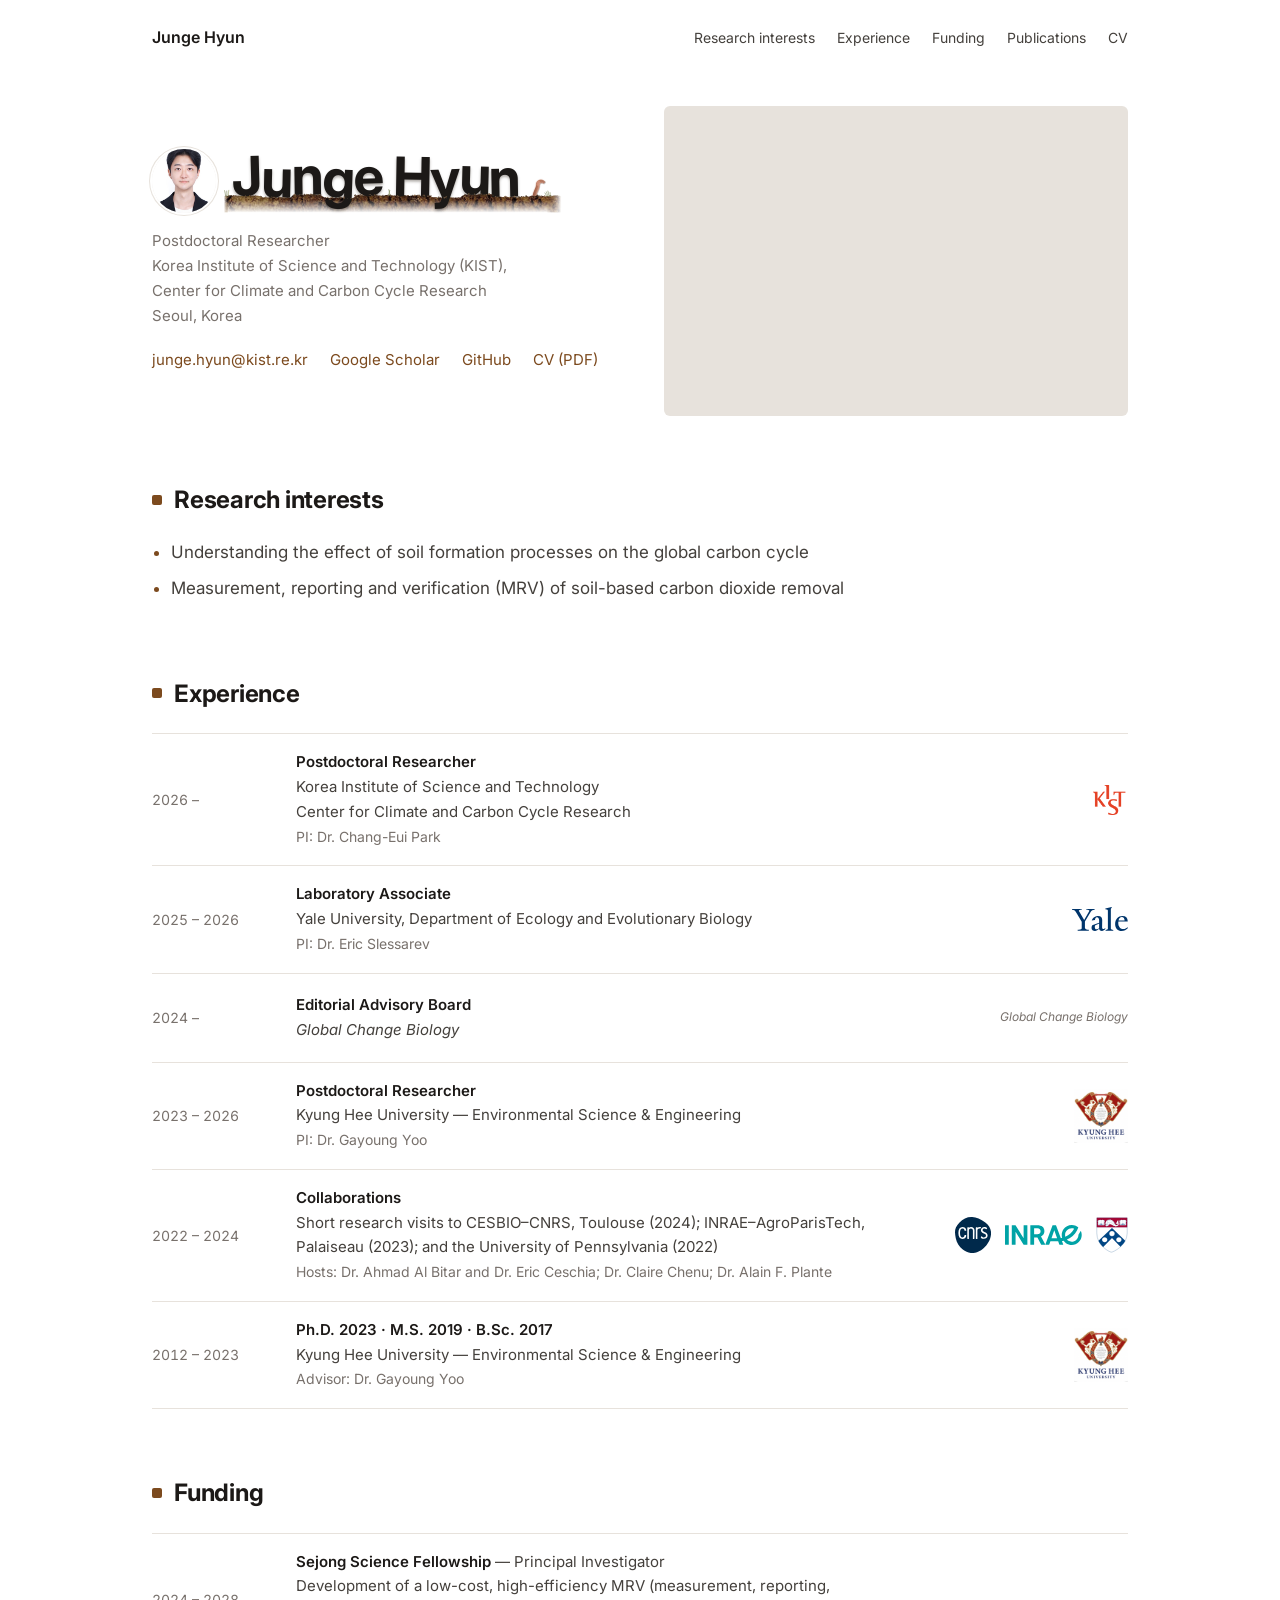
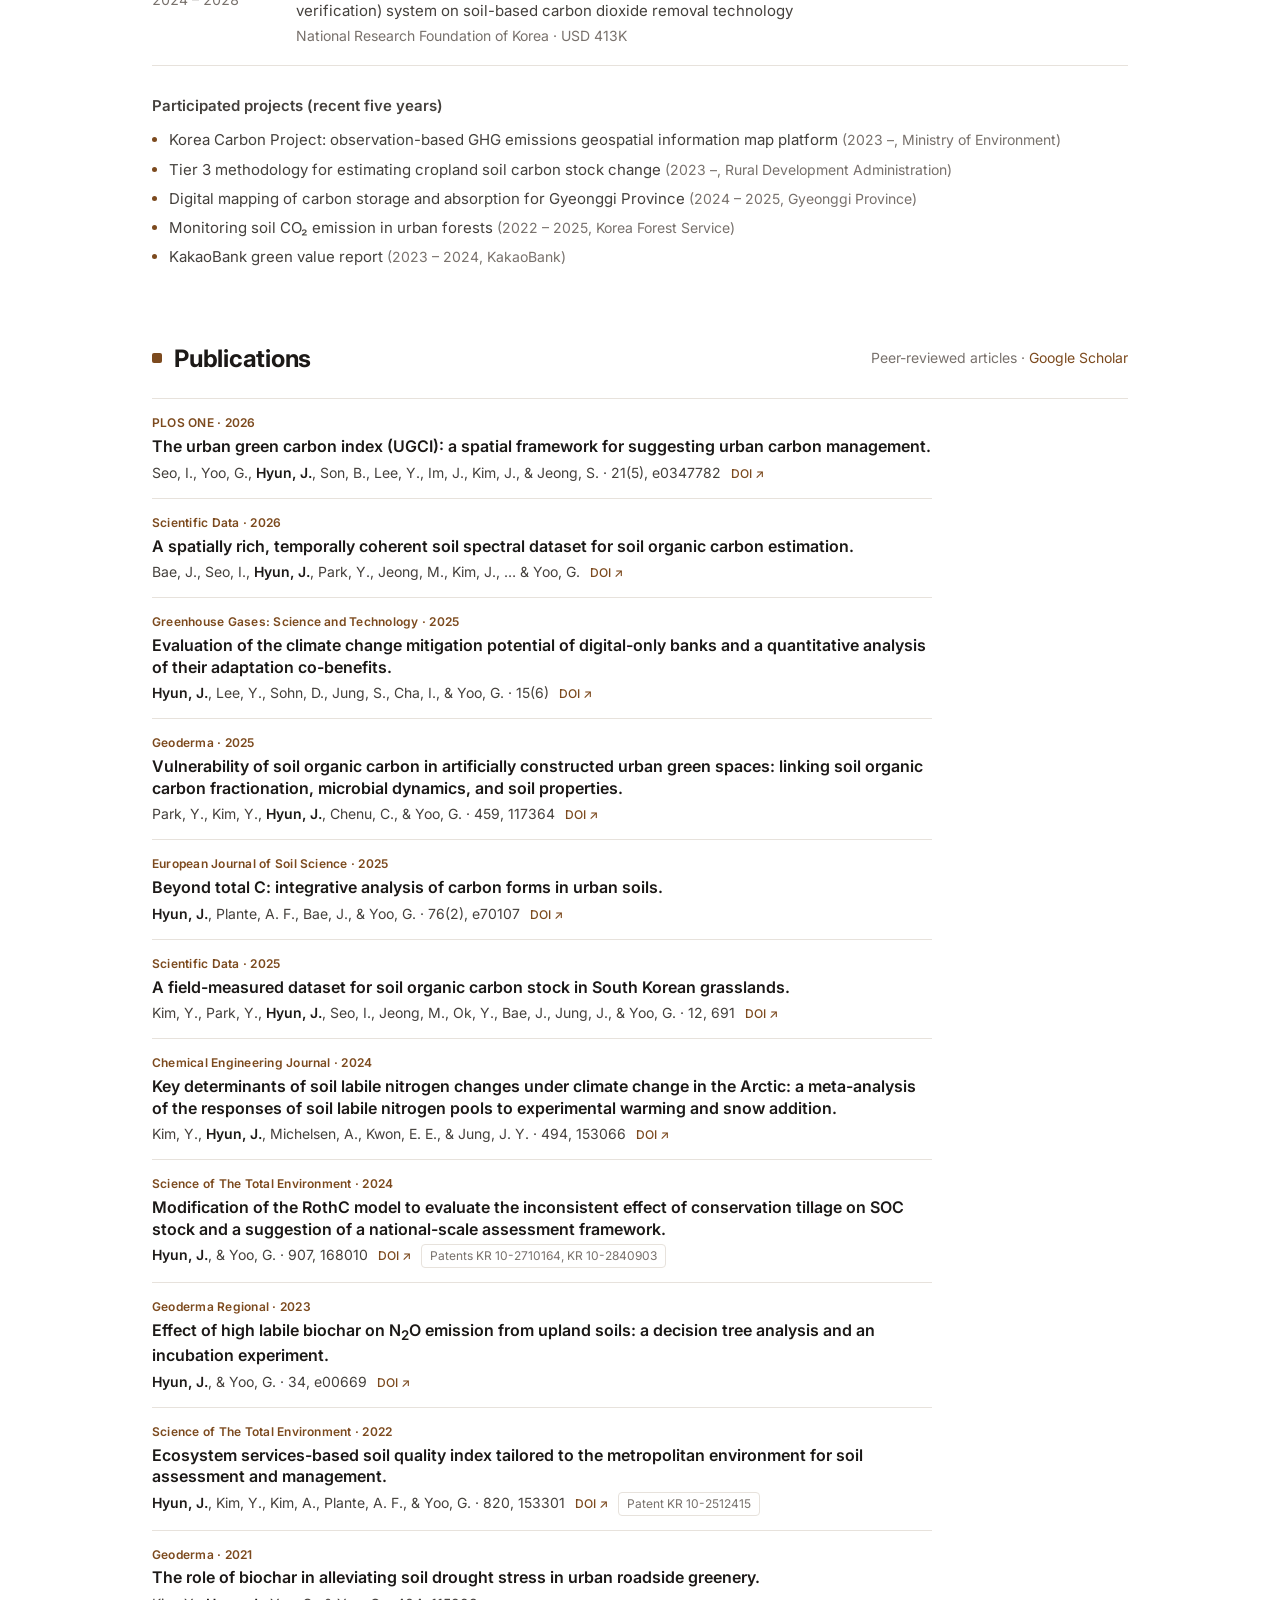
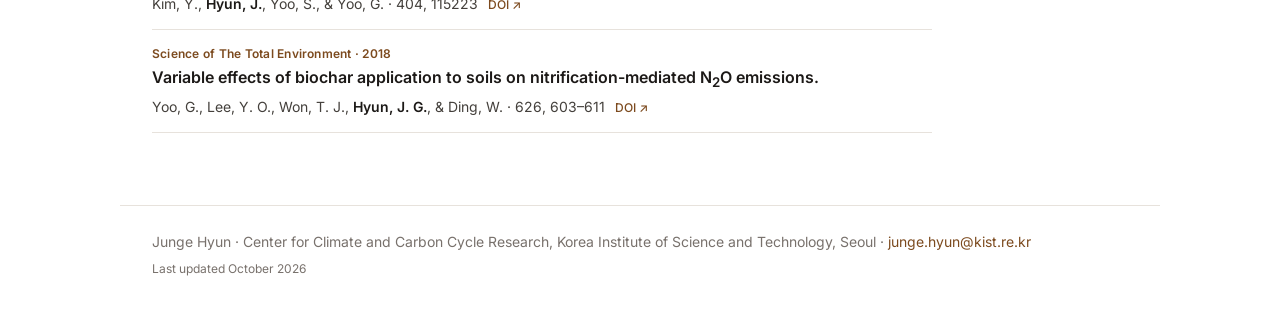
<file: index.html>
<!doctype html>
<html lang="en">
<head>
<meta charset="utf-8">
<meta name="viewport" content="width=device-width, initial-scale=1">
<title>Junge Hyun</title>
<meta name="description" content="Junge Hyun, postdoctoral researcher at KIST: soil carbon persistence, mineral controls, and measurement and verification of soil carbon change.">
<meta name="author" content="Junge Hyun">
<meta name="theme-color" content="#7c4a1e">
<link rel="canonical" href="https://jungehyun.github.io/">
<meta property="og:type" content="profile">
<meta property="og:title" content="Junge Hyun — soil carbon, KIST">
<meta property="og:description" content="Junge Hyun, postdoctoral researcher at KIST: soil carbon persistence, mineral controls, and measurement and verification of soil carbon change.">
<meta property="og:url" content="https://jungehyun.github.io/">
<meta property="og:image" content="https://jungehyun.github.io/assets/og.jpg">
<meta property="og:image:width" content="1200">
<meta property="og:image:height" content="630">
<meta name="twitter:card" content="summary_large_image">
<link rel="preconnect" href="https://fonts.googleapis.com"><link rel="preconnect" href="https://fonts.gstatic.com" crossorigin>
<link href="https://fonts.googleapis.com/css2?family=Inter:wght@400;500;600;700&amp;display=swap" rel="stylesheet">
<link rel="stylesheet" href="style.css?v=58">
<link rel="icon" href="data:image/svg+xml,%3Csvg xmlns='http://www.w3.org/2000/svg' viewBox='0 0 100 100'%3E%3Crect width='100' height='100' rx='20' fill='%237c4a1e'/%3E%3Ctext x='50' y='69' font-size='58' font-weight='700' font-family='Inter,Helvetica,Arial,sans-serif' text-anchor='middle' fill='%23fff'%3EJ%3C/text%3E%3C/svg%3E">
<link rel="icon" type="image/png" sizes="32x32" href="assets/favicon-32.png">
<link rel="apple-touch-icon" href="assets/apple-touch-icon.png">
<script type="application/ld+json">{"@context":"https://schema.org","@type":"Person","name":"Junge Hyun","jobTitle":"Postdoctoral Researcher","email":"mailto:junge.hyun@kist.re.kr","url":"https://jungehyun.github.io/","image":"https://jungehyun.github.io/assets/photo.jpg","affiliation":{"@type":"Organization","name":"Korea Institute of Science and Technology","department":"Center for Climate and Carbon Cycle Research","address":{"@type":"PostalAddress","addressLocality":"Seoul","addressCountry":"KR"}},"alumniOf":{"@type":"CollegeOrUniversity","name":"Kyung Hee University"},"sameAs":["https://scholar.google.com/citations?user=WhhjYQwAAAAJ","https://github.com/jungehyun"],"knowsAbout":["soil organic carbon","mineral-associated organic matter","soil carbon MRV","urban soils","biochar"]}</script>
</head>
<body>
<header class="top">
  <a href="#top" class="brand">Junge Hyun</a>
  <nav><a href="#research">Research interests</a><a href="#experience">Experience</a><a href="#funding">Funding</a><a href="#publications">Publications</a><a href="assets/CV_JungeHyun.pdf">CV</a></nav>
</header>

<section class="hero" id="top">
  <div class="hero-text">
    <div class="namerow"><img class="portrait" src="assets/photo.jpg" alt="" width="64" height="64"><div class="nameblock"><h1 aria-label="Junge Hyun"><span class="l" style="--dy:0.0em;--r:-1.5deg">J</span><span class="l" style="--dy:0.03em;--r:1.2deg">u</span><span class="l" style="--dy:-0.02em;--r:-0.8deg">n</span><span class="l" style="--dy:0.035em;--r:2.0deg">g</span><span class="l" style="--dy:-0.015em;--r:-1.6deg">e</span> <span class="l" style="--dy:0.0em;--r:1.0deg">H</span><span class="l" style="--dy:0.03em;--r:-2.2deg">y</span><span class="l" style="--dy:-0.03em;--r:1.5deg">u</span><span class="l" style="--dy:0.02em;--r:-1.0deg">n</span></h1>
    <div class="ground" aria-hidden="true">
<svg viewBox="0 0 600 60" preserveAspectRatio="xMinYMin slice">
  <defs>
    <linearGradient id="fade" x1="0" y1="0" x2="0" y2="1"><stop offset=".62" stop-color="#fff"/><stop offset="1" stop-color="#000"/></linearGradient>
    <linearGradient id="fr" x1="0" y1="0" x2="1" y2="0"><stop offset="0" stop-color="#fff" stop-opacity="0"/><stop offset="1" stop-color="#000"/></linearGradient><linearGradient id="fl" x1="1" y1="0" x2="0" y2="0"><stop offset="0" stop-color="#fff" stop-opacity="0"/><stop offset="1" stop-color="#000"/></linearGradient>
    <mask id="fadem"><rect width="600" height="60" fill="url(#fade)"/><rect x="574" width="26" height="60" fill="url(#fr)"/><rect x="0" width="8" height="60" fill="url(#fl)"/></mask>
    <linearGradient id="topshade" x1="0" y1="0" x2="0" y2="1"><stop offset="0" stop-color="#1a1008" stop-opacity=".55"/><stop offset="1" stop-color="#1a1008" stop-opacity="0"/></linearGradient>
    <filter id="soft"><feGaussianBlur stdDeviation="1"/></filter>
    <linearGradient id="wormg" x1="0" y1="0" x2="1" y2="0"><stop offset="0" stop-color="#b9785f"/><stop offset=".5" stop-color="#c98468"/><stop offset="1" stop-color="#d49a82"/></linearGradient>
    <linearGradient id="wormshade" x1="0" y1="0" x2="1" y2="0"><stop offset="0" stop-color="#5a2e20" stop-opacity=".45"/><stop offset=".45" stop-color="#5a2e20" stop-opacity="0"/><stop offset="1" stop-color="#5a2e20" stop-opacity=".2"/></linearGradient>
    <clipPath id="wormclip"><path d="M555.3 47.2 L555.0 44.9 L554.8 42.8 L554.7 40.8 L554.7 39.0 L554.7 37.2 L554.8 35.6 L554.9 34.0 L555.0 32.6 L555.2 31.3 L555.5 30.0 L555.7 28.8 L556.0 27.7 L556.3 26.6 L556.6 25.6 L557.0 24.6 L557.3 23.7 L557.7 22.8 L558.1 21.9 L558.4 21.0 L558.8 20.2 L559.2 19.3 L559.5 18.4 L559.9 17.6 L560.2 16.7 L560.5 15.7 L560.8 14.8 L561.0 13.8 L561.2 12.8 L561.3 11.7 L561.3 10.7 L561.3 10.2 L561.4 9.8 L561.4 9.4 L561.5 9.1 L561.6 8.9 L561.8 8.6 L561.9 8.4 L562.0 8.2 L562.2 8.0 L562.4 7.8 L562.6 7.7 L562.8 7.6 L563.0 7.4 L563.2 7.3 L563.4 7.1 L563.7 7.0 L563.9 6.9 L564.2 6.9 L564.5 6.8 L564.8 6.8 L565.1 6.8 L565.4 6.8 L565.8 6.9 L566.1 6.9 L566.4 7.0 L566.8 7.2 L567.1 7.4 L567.4 7.6 L567.7 7.8 L568.1 8.2 L571.9 5.0 L571.4 4.4 L570.9 3.8 L570.3 3.2 L569.7 2.7 L569.0 2.3 L568.3 1.9 L567.6 1.6 L566.9 1.3 L566.2 1.1 L565.4 0.9 L564.7 0.8 L563.9 0.8 L563.1 0.8 L562.4 0.9 L561.6 1.1 L560.8 1.3 L560.1 1.6 L559.4 1.9 L558.7 2.3 L558.1 2.8 L557.5 3.4 L556.9 4.0 L556.4 4.7 L556.0 5.4 L555.6 6.2 L555.3 7.0 L555.0 7.9 L554.8 8.7 L554.7 9.7 L554.7 10.5 L554.7 11.3 L554.6 11.9 L554.5 12.6 L554.4 13.2 L554.2 13.9 L554.0 14.5 L553.7 15.2 L553.4 16.0 L553.1 16.7 L552.7 17.5 L552.4 18.4 L552.0 19.3 L551.6 20.3 L551.2 21.3 L550.8 22.3 L550.4 23.5 L550.0 24.7 L549.6 25.9 L549.3 27.3 L549.0 28.7 L548.7 30.2 L548.5 31.8 L548.3 33.5 L548.2 35.2 L548.1 37.1 L548.1 39.0 L548.1 41.1 L548.3 43.3 L548.5 45.6 L548.7 48.0 Z"/></clipPath>
    <clipPath id="abovesoil"><path d="M0.0 30.2 L2.5 29.7 L5.0 30.4 L7.5 30.2 L10.0 29.4 L12.5 29.8 L15.0 29.8 L17.5 29.8 L20.0 29.4 L22.5 30.2 L25.0 29.8 L27.5 30.0 L30.0 29.7 L32.5 29.5 L35.0 29.4 L37.5 30.6 L40.0 30.4 L42.5 30.2 L45.0 29.6 L47.5 29.7 L50.0 29.7 L52.5 30.0 L55.0 29.6 L57.5 29.9 L60.0 29.9 L62.5 30.1 L65.0 31.6 L67.5 32.1 L70.0 32.7 L72.5 32.6 L75.0 32.8 L77.5 33.2 L80.0 32.6 L82.5 32.2 L85.0 32.8 L87.5 32.7 L90.0 33.3 L92.5 32.3 L95.0 33.4 L97.5 32.2 L100.0 33.0 L102.5 32.9 L105.0 32.7 L107.5 33.6 L110.0 33.3 L112.5 32.6 L115.0 33.1 L117.5 33.3 L120.0 31.4 L122.5 28.9 L125.0 28.6 L127.5 28.7 L130.0 28.3 L132.5 28.1 L135.0 28.2 L137.5 27.8 L140.0 28.6 L142.5 28.7 L145.0 27.9 L147.5 27.2 L150.0 27.8 L152.5 28.4 L155.0 27.8 L157.5 27.5 L160.0 27.7 L162.5 28.4 L165.0 28.4 L167.5 27.9 L170.0 28.4 L172.5 28.9 L175.0 30.8 L177.5 32.2 L180.0 33.2 L182.5 33.8 L185.0 33.9 L187.5 33.8 L190.0 33.7 L192.5 33.4 L195.0 33.3 L197.5 33.7 L200.0 33.4 L202.5 33.5 L205.0 32.8 L207.5 32.7 L210.0 32.9 L212.5 33.4 L215.0 33.4 L217.5 33.0 L220.0 33.0 L222.5 34.1 L225.0 32.9 L227.5 34.1 L230.0 33.9 L232.5 31.4 L235.0 29.4 L237.5 28.9 L240.0 28.0 L242.5 29.3 L245.0 28.5 L247.5 29.2 L250.0 29.1 L252.5 28.1 L255.0 27.9 L257.5 27.9 L260.0 29.0 L262.5 29.1 L265.0 28.3 L267.5 28.2 L270.0 28.6 L272.5 29.2 L275.0 29.2 L277.5 29.4 L280.0 29.6 L282.5 29.4 L285.0 29.6 L287.5 28.6 L290.0 28.4 L292.5 29.4 L295.0 29.0 L297.5 29.0 L300.0 29.2 L302.5 29.7 L305.0 29.8 L307.5 30.1 L310.0 30.0 L312.5 29.6 L315.0 29.4 L317.5 29.6 L320.0 29.4 L322.5 29.4 L325.0 29.8 L327.5 29.3 L330.0 30.3 L332.5 29.9 L335.0 29.7 L337.5 29.9 L340.0 29.4 L342.5 29.1 L345.0 29.2 L347.5 29.6 L350.0 29.7 L352.5 29.6 L355.0 29.7 L357.5 30.5 L360.0 29.4 L362.5 30.0 L365.0 29.9 L367.5 29.8 L370.0 31.9 L372.5 32.6 L375.0 32.4 L377.5 32.5 L380.0 33.6 L382.5 32.7 L385.0 32.3 L387.5 33.5 L390.0 33.0 L392.5 33.4 L395.0 32.5 L397.5 33.2 L400.0 32.2 L402.5 32.5 L405.0 33.3 L407.5 32.9 L410.0 33.4 L412.5 32.8 L415.0 33.6 L417.5 32.5 L420.0 33.3 L422.5 31.1 L425.0 29.4 L427.5 28.6 L430.0 27.4 L432.5 27.9 L435.0 27.2 L437.5 27.8 L440.0 28.0 L442.5 27.5 L445.0 27.0 L447.5 27.5 L450.0 27.9 L452.5 27.7 L455.0 27.2 L457.5 27.1 L460.0 26.7 L462.5 27.7 L465.0 26.8 L467.5 26.9 L470.0 26.7 L472.5 26.9 L475.0 27.2 L477.5 27.4 L480.0 29.1 L482.5 31.6 L485.0 32.0 L487.5 31.1 L490.0 31.1 L492.5 31.6 L495.0 32.2 L497.5 32.2 L500.0 31.7 L502.5 31.0 L505.0 32.1 L507.5 32.3 L510.0 32.2 L512.5 31.7 L515.0 31.6 L517.5 32.0 L520.0 32.3 L522.5 32.7 L525.0 32.0 L527.5 32.1 L530.0 31.9 L532.5 32.0 L535.0 31.7 L537.5 31.1 L540.0 31.0 L542.5 31.4 L545.0 30.1 L547.5 30.0 L550.0 29.8 L552.5 30.4 L555.0 29.4 L557.5 30.2 L560.0 30.5 L562.5 30.7 L565.0 30.8 L567.5 30.2 L570.0 30.7 L572.5 31.1 L575.0 30.1 L577.5 30.5 L580.0 30.7 L582.5 30.7 L585.0 29.7 L587.5 29.5 L590.0 29.4 L592.5 29.9 L595.0 30.3 L597.5 30.0 L600.0 30.9 L600 -40 L0 -40 Z"/></clipPath>
    <clipPath id="soilclip"><path d="M0.0 30.2 L2.5 29.7 L5.0 30.4 L7.5 30.2 L10.0 29.4 L12.5 29.8 L15.0 29.8 L17.5 29.8 L20.0 29.4 L22.5 30.2 L25.0 29.8 L27.5 30.0 L30.0 29.7 L32.5 29.5 L35.0 29.4 L37.5 30.6 L40.0 30.4 L42.5 30.2 L45.0 29.6 L47.5 29.7 L50.0 29.7 L52.5 30.0 L55.0 29.6 L57.5 29.9 L60.0 29.9 L62.5 30.1 L65.0 31.6 L67.5 32.1 L70.0 32.7 L72.5 32.6 L75.0 32.8 L77.5 33.2 L80.0 32.6 L82.5 32.2 L85.0 32.8 L87.5 32.7 L90.0 33.3 L92.5 32.3 L95.0 33.4 L97.5 32.2 L100.0 33.0 L102.5 32.9 L105.0 32.7 L107.5 33.6 L110.0 33.3 L112.5 32.6 L115.0 33.1 L117.5 33.3 L120.0 31.4 L122.5 28.9 L125.0 28.6 L127.5 28.7 L130.0 28.3 L132.5 28.1 L135.0 28.2 L137.5 27.8 L140.0 28.6 L142.5 28.7 L145.0 27.9 L147.5 27.2 L150.0 27.8 L152.5 28.4 L155.0 27.8 L157.5 27.5 L160.0 27.7 L162.5 28.4 L165.0 28.4 L167.5 27.9 L170.0 28.4 L172.5 28.9 L175.0 30.8 L177.5 32.2 L180.0 33.2 L182.5 33.8 L185.0 33.9 L187.5 33.8 L190.0 33.7 L192.5 33.4 L195.0 33.3 L197.5 33.7 L200.0 33.4 L202.5 33.5 L205.0 32.8 L207.5 32.7 L210.0 32.9 L212.5 33.4 L215.0 33.4 L217.5 33.0 L220.0 33.0 L222.5 34.1 L225.0 32.9 L227.5 34.1 L230.0 33.9 L232.5 31.4 L235.0 29.4 L237.5 28.9 L240.0 28.0 L242.5 29.3 L245.0 28.5 L247.5 29.2 L250.0 29.1 L252.5 28.1 L255.0 27.9 L257.5 27.9 L260.0 29.0 L262.5 29.1 L265.0 28.3 L267.5 28.2 L270.0 28.6 L272.5 29.2 L275.0 29.2 L277.5 29.4 L280.0 29.6 L282.5 29.4 L285.0 29.6 L287.5 28.6 L290.0 28.4 L292.5 29.4 L295.0 29.0 L297.5 29.0 L300.0 29.2 L302.5 29.7 L305.0 29.8 L307.5 30.1 L310.0 30.0 L312.5 29.6 L315.0 29.4 L317.5 29.6 L320.0 29.4 L322.5 29.4 L325.0 29.8 L327.5 29.3 L330.0 30.3 L332.5 29.9 L335.0 29.7 L337.5 29.9 L340.0 29.4 L342.5 29.1 L345.0 29.2 L347.5 29.6 L350.0 29.7 L352.5 29.6 L355.0 29.7 L357.5 30.5 L360.0 29.4 L362.5 30.0 L365.0 29.9 L367.5 29.8 L370.0 31.9 L372.5 32.6 L375.0 32.4 L377.5 32.5 L380.0 33.6 L382.5 32.7 L385.0 32.3 L387.5 33.5 L390.0 33.0 L392.5 33.4 L395.0 32.5 L397.5 33.2 L400.0 32.2 L402.5 32.5 L405.0 33.3 L407.5 32.9 L410.0 33.4 L412.5 32.8 L415.0 33.6 L417.5 32.5 L420.0 33.3 L422.5 31.1 L425.0 29.4 L427.5 28.6 L430.0 27.4 L432.5 27.9 L435.0 27.2 L437.5 27.8 L440.0 28.0 L442.5 27.5 L445.0 27.0 L447.5 27.5 L450.0 27.9 L452.5 27.7 L455.0 27.2 L457.5 27.1 L460.0 26.7 L462.5 27.7 L465.0 26.8 L467.5 26.9 L470.0 26.7 L472.5 26.9 L475.0 27.2 L477.5 27.4 L480.0 29.1 L482.5 31.6 L485.0 32.0 L487.5 31.1 L490.0 31.1 L492.5 31.6 L495.0 32.2 L497.5 32.2 L500.0 31.7 L502.5 31.0 L505.0 32.1 L507.5 32.3 L510.0 32.2 L512.5 31.7 L515.0 31.6 L517.5 32.0 L520.0 32.3 L522.5 32.7 L525.0 32.0 L527.5 32.1 L530.0 31.9 L532.5 32.0 L535.0 31.7 L537.5 31.1 L540.0 31.0 L542.5 31.4 L545.0 30.1 L547.5 30.0 L550.0 29.8 L552.5 30.4 L555.0 29.4 L557.5 30.2 L560.0 30.5 L562.5 30.7 L565.0 30.8 L567.5 30.2 L570.0 30.7 L572.5 31.1 L575.0 30.1 L577.5 30.5 L580.0 30.7 L582.5 30.7 L585.0 29.7 L587.5 29.5 L590.0 29.4 L592.5 29.9 L595.0 30.3 L597.5 30.0 L600.0 30.9 L600 60 L0 60 Z"/></clipPath>
  </defs>
  <g mask="url(#fadem)">
  <g clip-path="url(#soilclip)">
    <image href="assets/img/soil_tex.jpg" x="-20" y="22" width="640" height="64" preserveAspectRatio="xMidYMid slice"/>
    <rect x="0" y="24" width="600" height="8" fill="url(#topshade)"/>
    <rect width="600" height="60" fill="#2a1a0e" opacity=".14"/>
  </g>
  <ellipse cx="390.0" cy="32.4" rx="1.8" ry="1.1" fill="#7d6047" opacity="0.96" transform="rotate(-19 390.0 32.4)"/><ellipse cx="17.3" cy="29.7" rx="1.4" ry="1.2" fill="#8a6a48" opacity="0.98" transform="rotate(-38 17.3 29.7)"/><ellipse cx="429.9" cy="27.3" rx="0.7" ry="0.6" fill="#7d6047" opacity="0.83" transform="rotate(-31 429.9 27.3)"/><ellipse cx="500.3" cy="31.1" rx="1.8" ry="1.1" fill="#7d6047" opacity="0.81" transform="rotate(-35 500.3 31.1)"/><ellipse cx="8.6" cy="29.5" rx="1.6" ry="1.0" fill="#6e5139" opacity="0.81" transform="rotate(39 8.6 29.5)"/><ellipse cx="47.3" cy="29.8" rx="1.1" ry="0.9" fill="#55402d" opacity="0.85" transform="rotate(-28 47.3 29.8)"/><ellipse cx="184.6" cy="32.9" rx="1.6" ry="1.1" fill="#7d6047" opacity="0.84" transform="rotate(20 184.6 32.9)"/><ellipse cx="172.1" cy="27.9" rx="1.1" ry="1.1" fill="#55402d" opacity="0.90" transform="rotate(-35 172.1 27.9)"/><ellipse cx="321.1" cy="29.5" rx="1.3" ry="1.0" fill="#55402d" opacity="0.98" transform="rotate(13 321.1 29.5)"/><ellipse cx="247.0" cy="28.4" rx="1.0" ry="0.6" fill="#7d6047" opacity="0.90" transform="rotate(-6 247.0 28.4)"/><ellipse cx="532.7" cy="31.5" rx="1.5" ry="1.1" fill="#6e5139" opacity="0.75" transform="rotate(11 532.7 31.5)"/><ellipse cx="114.9" cy="32.8" rx="1.3" ry="0.8" fill="#8a6a48" opacity="0.83" transform="rotate(20 114.9 32.8)"/><ellipse cx="208.1" cy="32.7" rx="1.5" ry="1.3" fill="#6e5139" opacity="0.78" transform="rotate(-35 208.1 32.7)"/><ellipse cx="17.1" cy="29.9" rx="0.7" ry="0.7" fill="#4a3625" opacity="0.89" transform="rotate(-30 17.1 29.9)"/><ellipse cx="282.5" cy="28.8" rx="0.7" ry="0.7" fill="#8a6a48" opacity="0.90" transform="rotate(5 282.5 28.8)"/><ellipse cx="258.7" cy="28.4" rx="0.8" ry="0.5" fill="#6e5139" opacity="0.96" transform="rotate(30 258.7 28.4)"/><ellipse cx="538.1" cy="30.8" rx="2.0" ry="1.3" fill="#4a3625" opacity="0.93" transform="rotate(38 538.1 30.8)"/><ellipse cx="192.3" cy="32.8" rx="2.0" ry="1.2" fill="#8a6a48" opacity="0.94" transform="rotate(33 192.3 32.8)"/><ellipse cx="123.6" cy="28.2" rx="0.7" ry="0.6" fill="#8a6a48" opacity="0.98" transform="rotate(23 123.6 28.2)"/><ellipse cx="582.6" cy="29.8" rx="0.7" ry="0.6" fill="#55402d" opacity="0.89" transform="rotate(21 582.6 29.8)"/><ellipse cx="296.3" cy="28.6" rx="1.4" ry="1.1" fill="#4a3625" opacity="0.83" transform="rotate(1 296.3 28.6)"/><ellipse cx="38.1" cy="29.6" rx="1.4" ry="1.2" fill="#7d6047" opacity="0.80" transform="rotate(-21 38.1 29.6)"/><ellipse cx="594.3" cy="29.8" rx="1.4" ry="1.1" fill="#8a6a48" opacity="0.93" transform="rotate(25 594.3 29.8)"/><ellipse cx="335.2" cy="29.3" rx="1.1" ry="1.1" fill="#4a3625" opacity="0.89" transform="rotate(-13 335.2 29.3)"/><ellipse cx="509.4" cy="31.3" rx="1.1" ry="0.8" fill="#8a6a48" opacity="0.78" transform="rotate(-13 509.4 31.3)"/><ellipse cx="101.6" cy="32.8" rx="0.9" ry="0.5" fill="#8a6a48" opacity="0.81" transform="rotate(18 101.6 32.8)"/><ellipse cx="511.8" cy="31.3" rx="1.4" ry="1.0" fill="#4a3625" opacity="0.85" transform="rotate(23 511.8 31.3)"/><ellipse cx="295.7" cy="28.7" rx="0.8" ry="0.6" fill="#8a6a48" opacity="0.94" transform="rotate(18 295.7 28.7)"/><ellipse cx="592.7" cy="29.8" rx="1.3" ry="0.8" fill="#6e5139" opacity="0.98" transform="rotate(30 592.7 29.8)"/><ellipse cx="523.7" cy="31.7" rx="1.0" ry="0.8" fill="#8a6a48" opacity="0.83" transform="rotate(-15 523.7 31.7)"/><ellipse cx="217.9" cy="32.9" rx="2.1" ry="1.2" fill="#7d6047" opacity="0.90" transform="rotate(-8 217.9 32.9)"/><ellipse cx="309.1" cy="29.8" rx="1.0" ry="0.7" fill="#8a6a48" opacity="0.77" transform="rotate(-22 309.1 29.8)"/><ellipse cx="98.6" cy="32.5" rx="1.6" ry="1.1" fill="#7d6047" opacity="0.91" transform="rotate(20 98.6 32.5)"/><ellipse cx="524.8" cy="31.6" rx="1.2" ry="1.0" fill="#55402d" opacity="0.99" transform="rotate(-38 524.8 31.6)"/><ellipse cx="565.2" cy="30.0" rx="1.3" ry="0.9" fill="#7d6047" opacity="0.85" transform="rotate(-25 565.2 30.0)"/><ellipse cx="256.0" cy="28.0" rx="2.3" ry="1.3" fill="#6e5139" opacity="0.92" transform="rotate(38 256.0 28.0)"/><ellipse cx="556.9" cy="29.3" rx="1.1" ry="1.0" fill="#7d6047" opacity="0.77" transform="rotate(-24 556.9 29.3)"/><ellipse cx="464.4" cy="27.0" rx="1.1" ry="0.9" fill="#8a6a48" opacity="0.75" transform="rotate(-1 464.4 27.0)"/><ellipse cx="529.4" cy="31.7" rx="1.9" ry="1.1" fill="#7d6047" opacity="1.00" transform="rotate(-12 529.4 31.7)"/><ellipse cx="428.5" cy="27.2" rx="1.5" ry="0.9" fill="#55402d" opacity="0.76" transform="rotate(-0 428.5 27.2)"/><ellipse cx="12.7" cy="29.6" rx="1.9" ry="1.1" fill="#55402d" opacity="0.95" transform="rotate(-12 12.7 29.6)"/><ellipse cx="38.1" cy="29.9" rx="0.7" ry="0.6" fill="#8a6a48" opacity="0.78" transform="rotate(-27 38.1 29.9)"/><ellipse cx="65.2" cy="30.9" rx="1.3" ry="1.2" fill="#7d6047" opacity="0.79" transform="rotate(-14 65.2 30.9)"/><ellipse cx="272.6" cy="28.5" rx="1.6" ry="0.9" fill="#6e5139" opacity="0.75" transform="rotate(9 272.6 28.5)"/><ellipse cx="82.5" cy="32.3" rx="1.8" ry="1.3" fill="#4a3625" opacity="0.98" transform="rotate(35 82.5 32.3)"/><ellipse cx="101.3" cy="32.7" rx="0.9" ry="0.6" fill="#4a3625" opacity="0.79" transform="rotate(-3 101.3 32.7)"/><ellipse cx="339.0" cy="29.2" rx="2.2" ry="1.4" fill="#8a6a48" opacity="0.87" transform="rotate(-8 339.0 29.2)"/><ellipse cx="405.0" cy="32.7" rx="0.8" ry="0.6" fill="#8a6a48" opacity="0.92" transform="rotate(-24 405.0 32.7)"/><ellipse cx="255.5" cy="28.3" rx="1.1" ry="0.8" fill="#4a3625" opacity="0.80" transform="rotate(-27 255.5 28.3)"/><ellipse cx="327.0" cy="29.5" rx="1.4" ry="0.8" fill="#4a3625" opacity="0.84" transform="rotate(-39 327.0 29.5)"/><ellipse cx="51.6" cy="29.9" rx="1.0" ry="0.8" fill="#4a3625" opacity="0.84" transform="rotate(33 51.6 29.9)"/><ellipse cx="166.9" cy="27.9" rx="1.4" ry="0.8" fill="#7d6047" opacity="0.98" transform="rotate(-31 166.9 27.9)"/><ellipse cx="41.2" cy="29.7" rx="1.4" ry="1.1" fill="#6e5139" opacity="0.85" transform="rotate(-11 41.2 29.7)"/><ellipse cx="66.3" cy="31.3" rx="1.6" ry="1.2" fill="#55402d" opacity="0.75" transform="rotate(-10 66.3 31.3)"/><ellipse cx="398.5" cy="32.6" rx="0.7" ry="0.5" fill="#55402d" opacity="0.79" transform="rotate(-6 398.5 32.6)"/><ellipse cx="354.5" cy="29.6" rx="1.7" ry="1.0" fill="#55402d" opacity="0.91" transform="rotate(21 354.5 29.6)"/><ellipse cx="453.6" cy="26.8" rx="1.2" ry="1.2" fill="#55402d" opacity="0.99" transform="rotate(-12 453.6 26.8)"/><ellipse cx="471.4" cy="26.8" rx="1.8" ry="1.3" fill="#7d6047" opacity="0.92" transform="rotate(-26 471.4 26.8)"/><ellipse cx="4.0" cy="29.7" rx="0.7" ry="0.5" fill="#4a3625" opacity="0.84" transform="rotate(33 4.0 29.7)"/><ellipse cx="84.1" cy="32.4" rx="1.7" ry="1.0" fill="#4a3625" opacity="0.93" transform="rotate(-19 84.1 32.4)"/><ellipse cx="155.2" cy="27.6" rx="1.3" ry="1.2" fill="#55402d" opacity="0.76" transform="rotate(-21 155.2 27.6)"/><ellipse cx="450.8" cy="27.0" rx="0.6" ry="0.6" fill="#7d6047" opacity="0.78" transform="rotate(32 450.8 27.0)"/><ellipse cx="580.1" cy="29.8" rx="1.6" ry="0.9" fill="#8a6a48" opacity="0.80" transform="rotate(11 580.1 29.8)"/><ellipse cx="143.1" cy="27.5" rx="1.6" ry="1.2" fill="#55402d" opacity="0.93" transform="rotate(-15 143.1 27.5)"/><ellipse cx="180.8" cy="33.0" rx="1.5" ry="1.0" fill="#6e5139" opacity="0.94" transform="rotate(-26 180.8 33.0)"/><ellipse cx="557.9" cy="29.4" rx="1.5" ry="1.0" fill="#6e5139" opacity="0.86" transform="rotate(36 557.9 29.4)"/><ellipse cx="382.2" cy="32.4" rx="1.4" ry="1.3" fill="#4a3625" opacity="0.85" transform="rotate(-37 382.2 32.4)"/><ellipse cx="514.9" cy="31.5" rx="1.1" ry="0.7" fill="#6e5139" opacity="0.79" transform="rotate(-9 514.9 31.5)"/><ellipse cx="203.6" cy="33.0" rx="0.7" ry="0.6" fill="#7d6047" opacity="0.98" transform="rotate(-27 203.6 33.0)"/><ellipse cx="580.7" cy="29.9" rx="1.2" ry="0.8" fill="#55402d" opacity="0.96" transform="rotate(-33 580.7 29.9)"/><ellipse cx="580.1" cy="30.0" rx="0.8" ry="0.5" fill="#8a6a48" opacity="0.79" transform="rotate(-8 580.1 30.0)"/><ellipse cx="363.8" cy="29.6" rx="2.0" ry="1.2" fill="#6e5139" opacity="0.87" transform="rotate(-5 363.8 29.6)"/><ellipse cx="89.4" cy="32.4" rx="2.1" ry="1.3" fill="#6e5139" opacity="0.76" transform="rotate(18 89.4 32.4)"/><ellipse cx="556.8" cy="29.2" rx="2.0" ry="1.1" fill="#55402d" opacity="0.94" transform="rotate(-16 556.8 29.2)"/><ellipse cx="463.2" cy="27.0" rx="0.9" ry="0.8" fill="#7d6047" opacity="0.96" transform="rotate(-4 463.2 27.0)"/><ellipse cx="434.6" cy="27.0" rx="1.9" ry="1.2" fill="#6e5139" opacity="0.78" transform="rotate(40 434.6 27.0)"/><ellipse cx="538.3" cy="30.8" rx="1.6" ry="1.2" fill="#4a3625" opacity="0.76" transform="rotate(6 538.3 30.8)"/><ellipse cx="353.8" cy="29.7" rx="1.1" ry="0.7" fill="#7d6047" opacity="0.88" transform="rotate(3 353.8 29.7)"/><ellipse cx="499.6" cy="31.4" rx="0.9" ry="0.6" fill="#8a6a48" opacity="0.95" transform="rotate(13 499.6 31.4)"/><ellipse cx="414.8" cy="32.8" rx="0.9" ry="0.6" fill="#4a3625" opacity="0.90" transform="rotate(24 414.8 32.8)"/><ellipse cx="283.0" cy="28.8" rx="0.8" ry="0.6" fill="#4a3625" opacity="0.91" transform="rotate(-11 283.0 28.8)"/><ellipse cx="485.1" cy="31.3" rx="1.4" ry="0.9" fill="#4a3625" opacity="0.85" transform="rotate(5 485.1 31.3)"/><ellipse cx="461.4" cy="26.8" rx="1.9" ry="1.3" fill="#7d6047" opacity="0.79" transform="rotate(-0 461.4 26.8)"/><ellipse cx="159.5" cy="27.6" rx="1.6" ry="1.4" fill="#8a6a48" opacity="0.84" transform="rotate(23 159.5 27.6)"/><ellipse cx="312.7" cy="29.6" rx="2.0" ry="1.2" fill="#8a6a48" opacity="0.89" transform="rotate(9 312.7 29.6)"/><ellipse cx="154.0" cy="27.5" rx="2.0" ry="1.3" fill="#6e5139" opacity="0.84" transform="rotate(-21 154.0 27.5)"/><ellipse cx="290.9" cy="28.7" rx="1.1" ry="0.8" fill="#55402d" opacity="0.79" transform="rotate(-16 290.9 28.7)"/><ellipse cx="309.2" cy="29.6" rx="1.5" ry="1.1" fill="#7d6047" opacity="1.00" transform="rotate(-35 309.2 29.6)"/><ellipse cx="242.3" cy="28.2" rx="2.0" ry="1.2" fill="#7d6047" opacity="0.89" transform="rotate(-40 242.3 28.2)"/><ellipse cx="322.9" cy="29.6" rx="1.2" ry="0.8" fill="#7d6047" opacity="0.78" transform="rotate(16 322.9 29.6)"/><ellipse cx="153.6" cy="27.8" rx="0.5" ry="0.5" fill="#7d6047" opacity="0.75" transform="rotate(-6 153.6 27.8)"/><ellipse cx="344.8" cy="29.3" rx="1.9" ry="1.2" fill="#55402d" opacity="0.93" transform="rotate(-23 344.8 29.3)"/><ellipse cx="293.3" cy="28.4" rx="1.2" ry="1.0" fill="#4a3625" opacity="0.96" transform="rotate(13 293.3 28.4)"/><ellipse cx="159.6" cy="27.6" rx="1.5" ry="1.3" fill="#7d6047" opacity="0.80" transform="rotate(10 159.6 27.6)"/><ellipse cx="346.6" cy="29.3" rx="2.4" ry="1.4" fill="#7d6047" opacity="0.75" transform="rotate(-12 346.6 29.3)"/><ellipse cx="206.1" cy="32.9" rx="1.2" ry="0.8" fill="#55402d" opacity="0.93" transform="rotate(-26 206.1 32.9)"/><ellipse cx="377.2" cy="32.7" rx="0.8" ry="0.6" fill="#4a3625" opacity="0.83" transform="rotate(-16 377.2 32.7)"/><ellipse cx="199.3" cy="32.9" rx="1.3" ry="0.9" fill="#55402d" opacity="0.95" transform="rotate(33 199.3 32.9)"/><ellipse cx="556.7" cy="29.2" rx="1.3" ry="1.3" fill="#7d6047" opacity="0.76" transform="rotate(39 556.7 29.2)"/><ellipse cx="472.1" cy="27.0" rx="1.4" ry="1.0" fill="#7d6047" opacity="0.85" transform="rotate(6 472.1 27.0)"/><ellipse cx="304.0" cy="29.7" rx="1.1" ry="0.8" fill="#6e5139" opacity="0.88" transform="rotate(-30 304.0 29.7)"/><ellipse cx="44.8" cy="29.9" rx="0.8" ry="0.5" fill="#8a6a48" opacity="0.86" transform="rotate(6 44.8 29.9)"/><ellipse cx="306.7" cy="29.6" rx="1.3" ry="1.0" fill="#7d6047" opacity="0.81" transform="rotate(-12 306.7 29.6)"/><ellipse cx="484.4" cy="31.3" rx="1.2" ry="1.0" fill="#7d6047" opacity="0.92" transform="rotate(-35 484.4 31.3)"/><ellipse cx="162.2" cy="27.8" rx="1.4" ry="0.8" fill="#8a6a48" opacity="0.85" transform="rotate(39 162.2 27.8)"/><ellipse cx="454.8" cy="27.0" rx="1.0" ry="0.7" fill="#55402d" opacity="0.97" transform="rotate(-13 454.8 27.0)"/><ellipse cx="570.7" cy="30.3" rx="1.6" ry="1.1" fill="#7d6047" opacity="0.92" transform="rotate(21 570.7 30.3)"/><ellipse cx="311.1" cy="29.7" rx="1.5" ry="0.9" fill="#8a6a48" opacity="0.91" transform="rotate(15 311.1 29.7)"/><ellipse cx="134.2" cy="28.0" rx="0.6" ry="0.6" fill="#55402d" opacity="0.98" transform="rotate(26 134.2 28.0)"/><ellipse cx="376.9" cy="32.8" rx="0.8" ry="0.6" fill="#8a6a48" opacity="0.81" transform="rotate(-24 376.9 32.8)"/>
  </g>
  <path d="M574.0 31.1 q-1.1 -3.8 -2.8 -6.3" stroke="#5e6a35" stroke-width="1" fill="none" stroke-linecap="round" opacity=".9"/><path d="M576.2 30.9 q-1.0 -4.7 -2.5 -7.9" stroke="#6f7a3f" stroke-width="1" fill="none" stroke-linecap="round" opacity=".9"/><path d="M578.4 30.8 q-0.8 -5.6 -2.0 -9.3" stroke="#5e6a35" stroke-width="1" fill="none" stroke-linecap="round" opacity=".9"/><path d="M580.6 30.7 q-0.1 -3.9 -0.4 -6.5" stroke="#6f7a3f" stroke-width="1" fill="none" stroke-linecap="round" opacity=".9"/><path d="M3.0 30.6 q-0.8 -5.9 -1.9 -9.9" stroke="#5e6a35" stroke-width="1" fill="none" stroke-linecap="round" opacity=".9"/><path d="M5.2 30.3 q-0.1 -5.3 -0.3 -8.9" stroke="#5e6a35" stroke-width="1" fill="none" stroke-linecap="round" opacity=".9"/><path d="M7.4 30.4 q0.4 -6.2 1.1 -10.3" stroke="#7f8a48" stroke-width="1" fill="none" stroke-linecap="round" opacity=".9"/><path d="M293.0 29.3 q0.8 -5.3 1.9 -8.9" stroke="#6f7a3f" stroke-width="1" fill="none" stroke-linecap="round" opacity=".9"/><path d="M295.2 29.3 q-0.7 -6.3 -1.9 -10.5" stroke="#5e6a35" stroke-width="1" fill="none" stroke-linecap="round" opacity=".9"/>
  <g class="worm">
  <ellipse cx="556" cy="30.2" rx="7.5" ry="1.8" fill="#1f140d" opacity=".5" filter="url(#soft)"/>
  <g clip-path="url(#abovesoil)">
    <path d="M555.3 47.2 L555.0 44.9 L554.8 42.8 L554.7 40.8 L554.7 39.0 L554.7 37.2 L554.8 35.6 L554.9 34.0 L555.0 32.6 L555.2 31.3 L555.5 30.0 L555.7 28.8 L556.0 27.7 L556.3 26.6 L556.6 25.6 L557.0 24.6 L557.3 23.7 L557.7 22.8 L558.1 21.9 L558.4 21.0 L558.8 20.2 L559.2 19.3 L559.5 18.4 L559.9 17.6 L560.2 16.7 L560.5 15.7 L560.8 14.8 L561.0 13.8 L561.2 12.8 L561.3 11.7 L561.3 10.7 L561.3 10.2 L561.4 9.8 L561.4 9.4 L561.5 9.1 L561.6 8.9 L561.8 8.6 L561.9 8.4 L562.0 8.2 L562.2 8.0 L562.4 7.8 L562.6 7.7 L562.8 7.6 L563.0 7.4 L563.2 7.3 L563.4 7.1 L563.7 7.0 L563.9 6.9 L564.2 6.9 L564.5 6.8 L564.8 6.8 L565.1 6.8 L565.4 6.8 L565.8 6.9 L566.1 6.9 L566.4 7.0 L566.8 7.2 L567.1 7.4 L567.4 7.6 L567.7 7.8 L568.1 8.2 L571.9 5.0 L571.4 4.4 L570.9 3.8 L570.3 3.2 L569.7 2.7 L569.0 2.3 L568.3 1.9 L567.6 1.6 L566.9 1.3 L566.2 1.1 L565.4 0.9 L564.7 0.8 L563.9 0.8 L563.1 0.8 L562.4 0.9 L561.6 1.1 L560.8 1.3 L560.1 1.6 L559.4 1.9 L558.7 2.3 L558.1 2.8 L557.5 3.4 L556.9 4.0 L556.4 4.7 L556.0 5.4 L555.6 6.2 L555.3 7.0 L555.0 7.9 L554.8 8.7 L554.7 9.7 L554.7 10.5 L554.7 11.3 L554.6 11.9 L554.5 12.6 L554.4 13.2 L554.2 13.9 L554.0 14.5 L553.7 15.2 L553.4 16.0 L553.1 16.7 L552.7 17.5 L552.4 18.4 L552.0 19.3 L551.6 20.3 L551.2 21.3 L550.8 22.3 L550.4 23.5 L550.0 24.7 L549.6 25.9 L549.3 27.3 L549.0 28.7 L548.7 30.2 L548.5 31.8 L548.3 33.5 L548.2 35.2 L548.1 37.1 L548.1 39.0 L548.1 41.1 L548.3 43.3 L548.5 45.6 L548.7 48.0 Z" fill="#3a2016" opacity=".3" transform="translate(1.1,1.4)" filter="url(#soft)"/>
    <path d="M555.3 47.2 L555.0 44.9 L554.8 42.8 L554.7 40.8 L554.7 39.0 L554.7 37.2 L554.8 35.6 L554.9 34.0 L555.0 32.6 L555.2 31.3 L555.5 30.0 L555.7 28.8 L556.0 27.7 L556.3 26.6 L556.6 25.6 L557.0 24.6 L557.3 23.7 L557.7 22.8 L558.1 21.9 L558.4 21.0 L558.8 20.2 L559.2 19.3 L559.5 18.4 L559.9 17.6 L560.2 16.7 L560.5 15.7 L560.8 14.8 L561.0 13.8 L561.2 12.8 L561.3 11.7 L561.3 10.7 L561.3 10.2 L561.4 9.8 L561.4 9.4 L561.5 9.1 L561.6 8.9 L561.8 8.6 L561.9 8.4 L562.0 8.2 L562.2 8.0 L562.4 7.8 L562.6 7.7 L562.8 7.6 L563.0 7.4 L563.2 7.3 L563.4 7.1 L563.7 7.0 L563.9 6.9 L564.2 6.9 L564.5 6.8 L564.8 6.8 L565.1 6.8 L565.4 6.8 L565.8 6.9 L566.1 6.9 L566.4 7.0 L566.8 7.2 L567.1 7.4 L567.4 7.6 L567.7 7.8 L568.1 8.2 L571.9 5.0 L571.4 4.4 L570.9 3.8 L570.3 3.2 L569.7 2.7 L569.0 2.3 L568.3 1.9 L567.6 1.6 L566.9 1.3 L566.2 1.1 L565.4 0.9 L564.7 0.8 L563.9 0.8 L563.1 0.8 L562.4 0.9 L561.6 1.1 L560.8 1.3 L560.1 1.6 L559.4 1.9 L558.7 2.3 L558.1 2.8 L557.5 3.4 L556.9 4.0 L556.4 4.7 L556.0 5.4 L555.6 6.2 L555.3 7.0 L555.0 7.9 L554.8 8.7 L554.7 9.7 L554.7 10.5 L554.7 11.3 L554.6 11.9 L554.5 12.6 L554.4 13.2 L554.2 13.9 L554.0 14.5 L553.7 15.2 L553.4 16.0 L553.1 16.7 L552.7 17.5 L552.4 18.4 L552.0 19.3 L551.6 20.3 L551.2 21.3 L550.8 22.3 L550.4 23.5 L550.0 24.7 L549.6 25.9 L549.3 27.3 L549.0 28.7 L548.7 30.2 L548.5 31.8 L548.3 33.5 L548.2 35.2 L548.1 37.1 L548.1 39.0 L548.1 41.1 L548.3 43.3 L548.5 45.6 L548.7 48.0 Z" fill="url(#wormg)"/>
    <g clip-path="url(#wormclip)"><path d="M554.8 42.8 Q551.9 43.7 548.3 43.3" stroke="#6b3a2a" stroke-width=".45" fill="none" opacity=".45"/><path d="M554.7 39.0 Q551.7 39.6 548.1 39.0" stroke="#6b3a2a" stroke-width=".45" fill="none" opacity=".45"/><path d="M554.8 35.6 Q551.8 36.0 548.2 35.2" stroke="#6b3a2a" stroke-width=".45" fill="none" opacity=".45"/><path d="M555.0 32.6 Q552.1 32.8 548.5 31.8" stroke="#6b3a2a" stroke-width=".45" fill="none" opacity=".45"/><path d="M555.5 30.0 Q552.5 29.9 549.0 28.7" stroke="#6b3a2a" stroke-width=".45" fill="none" opacity=".45"/><path d="M556.0 27.7 Q553.1 27.4 549.6 25.9" stroke="#6b3a2a" stroke-width=".45" fill="none" opacity=".45"/><path d="M556.6 25.6 Q553.8 25.1 550.4 23.5" stroke="#6b3a2a" stroke-width=".45" fill="none" opacity=".45"/><path d="M557.3 23.7 Q554.6 23.1 551.2 21.3" stroke="#6b3a2a" stroke-width=".45" fill="none" opacity=".45"/><path d="M558.1 21.9 Q555.3 21.2 552.0 19.3" stroke="#6b3a2a" stroke-width=".45" fill="none" opacity=".45"/><path d="M558.8 20.2 Q556.1 19.5 552.7 17.5" stroke="#6b3a2a" stroke-width=".45" fill="none" opacity=".45"/><path d="M559.5 18.4 Q556.8 17.8 553.4 16.0" stroke="#6b3a2a" stroke-width=".45" fill="none" opacity=".45"/><path d="M560.2 16.7 Q557.4 16.2 554.0 14.5" stroke="#6b3a2a" stroke-width=".45" fill="none" opacity=".45"/><path d="M560.8 14.8 Q557.9 14.6 554.4 13.2" stroke="#6b3a2a" stroke-width=".45" fill="none" opacity=".45"/><path d="M561.2 12.8 Q558.2 12.9 554.6 11.9" stroke="#6b3a2a" stroke-width=".45" fill="none" opacity=".45"/><path d="M561.3 10.7 Q558.3 11.2 554.7 10.5" stroke="#6b3a2a" stroke-width=".45" fill="none" opacity=".45"/><path d="M561.4 9.8 Q558.4 9.9 554.8 8.7" stroke="#6b3a2a" stroke-width=".45" fill="none" opacity=".45"/><path d="M561.5 9.1 Q558.7 8.7 555.3 7.0" stroke="#6b3a2a" stroke-width=".45" fill="none" opacity=".45"/><path d="M561.8 8.6 Q559.2 7.6 556.0 5.4" stroke="#6b3a2a" stroke-width=".45" fill="none" opacity=".45"/><path d="M562.0 8.2 Q559.8 6.7 556.9 4.0" stroke="#6b3a2a" stroke-width=".45" fill="none" opacity=".45"/><path d="M562.4 7.8 Q560.5 5.9 558.1 2.8" stroke="#6b3a2a" stroke-width=".45" fill="none" opacity=".45"/><path d="M562.8 7.6 Q561.4 5.3 559.4 1.9" stroke="#6b3a2a" stroke-width=".45" fill="none" opacity=".45"/><path d="M563.2 7.3 Q562.3 4.9 560.8 1.3" stroke="#6b3a2a" stroke-width=".45" fill="none" opacity=".45"/><path d="M563.7 7.0 Q563.3 4.6 562.4 0.9" stroke="#6b3a2a" stroke-width=".45" fill="none" opacity=".45"/><path d="M564.2 6.9 Q564.3 4.4 563.9 0.8" stroke="#6b3a2a" stroke-width=".45" fill="none" opacity=".45"/><path d="M564.8 6.8 Q565.4 4.5 565.4 0.9" stroke="#6b3a2a" stroke-width=".45" fill="none" opacity=".45"/><path d="M565.4 6.8 Q566.5 4.7 566.9 1.3" stroke="#6b3a2a" stroke-width=".45" fill="none" opacity=".45"/><path d="M566.1 6.9 Q567.5 5.0 568.3 1.9" stroke="#6b3a2a" stroke-width=".45" fill="none" opacity=".45"/><path d="M566.8 7.2 Q568.5 5.6 569.7 2.7" stroke="#6b3a2a" stroke-width=".45" fill="none" opacity=".45"/><path d="M567.4 7.6 Q569.5 6.3 570.9 3.8" stroke="#6b3a2a" stroke-width=".45" fill="none" opacity=".45"/>
      <path d="M555.3 47.2 L555.0 44.9 L554.8 42.8 L554.7 40.8 L554.7 39.0 L554.7 37.2 L554.8 35.6 L554.9 34.0 L555.0 32.6 L555.2 31.3 L555.5 30.0 L555.7 28.8 L556.0 27.7 L556.3 26.6 L556.6 25.6 L557.0 24.6 L557.3 23.7 L557.7 22.8 L558.1 21.9 L558.4 21.0 L558.8 20.2 L559.2 19.3 L559.5 18.4 L559.9 17.6 L560.2 16.7 L560.5 15.7 L560.8 14.8 L561.0 13.8 L561.2 12.8 L561.3 11.7 L561.3 10.7 L561.3 10.2 L561.4 9.8 L561.4 9.4 L561.5 9.1 L561.6 8.9 L561.8 8.6 L561.9 8.4 L562.0 8.2 L562.2 8.0 L562.4 7.8 L562.6 7.7 L562.8 7.6 L563.0 7.4 L563.2 7.3 L563.4 7.1 L563.7 7.0 L563.9 6.9 L564.2 6.9 L564.5 6.8 L564.8 6.8 L565.1 6.8 L565.4 6.8 L565.8 6.9 L566.1 6.9 L566.4 7.0 L566.8 7.2 L567.1 7.4 L567.4 7.6 L567.7 7.8 L568.1 8.2 L571.9 5.0 L571.4 4.4 L570.9 3.8 L570.3 3.2 L569.7 2.7 L569.0 2.3 L568.3 1.9 L567.6 1.6 L566.9 1.3 L566.2 1.1 L565.4 0.9 L564.7 0.8 L563.9 0.8 L563.1 0.8 L562.4 0.9 L561.6 1.1 L560.8 1.3 L560.1 1.6 L559.4 1.9 L558.7 2.3 L558.1 2.8 L557.5 3.4 L556.9 4.0 L556.4 4.7 L556.0 5.4 L555.6 6.2 L555.3 7.0 L555.0 7.9 L554.8 8.7 L554.7 9.7 L554.7 10.5 L554.7 11.3 L554.6 11.9 L554.5 12.6 L554.4 13.2 L554.2 13.9 L554.0 14.5 L553.7 15.2 L553.4 16.0 L553.1 16.7 L552.7 17.5 L552.4 18.4 L552.0 19.3 L551.6 20.3 L551.2 21.3 L550.8 22.3 L550.4 23.5 L550.0 24.7 L549.6 25.9 L549.3 27.3 L549.0 28.7 L548.7 30.2 L548.5 31.8 L548.3 33.5 L548.2 35.2 L548.1 37.1 L548.1 39.0 L548.1 41.1 L548.3 43.3 L548.5 45.6 L548.7 48.0 Z" fill="url(#wormshade)"/>
      <ellipse cx="558.9" cy="7.0" rx="5" ry="3.2" fill="#e2a58e" opacity=".55" transform="rotate(-70 558.9 7.0)"/>
    </g>
    <path d="M553.4 39.0 L553.4 37.2 L553.5 35.5 L553.6 33.9 L553.8 32.4 L554.0 31.1 L554.2 29.7 L554.5 28.5 L554.8 27.3 L555.1 26.2 L555.4 25.2 L555.8 24.2 L556.2 23.2 L556.5 22.3 L556.9 21.4 L557.3 20.5 L557.7 19.7 L558.0 18.8 L558.4 18.0 L558.7 17.1 L559.0 16.3 L559.3 15.4 L559.6 14.5 L559.8 13.6 L559.9 12.6 L560.0 11.6 L560.0 10.7 L560.1 10.1 L560.1 9.6 L560.2 9.1 L560.3 8.7 L560.5 8.4 L560.7 8.0 L560.9 7.7 L561.1 7.4 L561.3 7.1 L561.6 6.9 L561.8 6.7 L562.1 6.5 L562.4 6.3 L562.7 6.1 L563.1 6.0 L563.4 5.9 L563.8 5.8 L564.1 5.7 L564.5 5.7 L564.9 5.7 L565.3 5.7 L565.7 5.8 L566.1 5.9 L566.5 6.0 L566.9 6.1 L567.3 6.3" stroke="#f6d2c2" stroke-width=".9" fill="none" stroke-linecap="round" opacity=".55"/>
    <circle cx="569.9" cy="6.5" r=".7" fill="#5a2a1e" opacity=".6"/>
  </g>
</g>
</svg>
    
    
    
    
    
    </div><div class="ground ground-front" aria-hidden="true"><svg viewBox="0 0 600 60" preserveAspectRatio="xMinYMin slice"><ellipse cx="45.8" cy="29.7" rx="1.3" ry="1.1" fill="#6e5139" opacity="0.93" transform="rotate(-23 45.8 29.7)"/><ellipse cx="49.0" cy="31.1" rx="1.3" ry="0.9" fill="#6e5139" opacity="0.80" transform="rotate(-23 49.0 31.1)"/><ellipse cx="24.0" cy="30.9" rx="1.4" ry="1.2" fill="#7d6047" opacity="0.84" transform="rotate(-6 24.0 30.9)"/><ellipse cx="56.0" cy="29.8" rx="1.2" ry="1.2" fill="#7d6047" opacity="0.83" transform="rotate(32 56.0 29.8)"/><ellipse cx="38.2" cy="29.6" rx="1.1" ry="1.1" fill="#55402d" opacity="0.81" transform="rotate(34 38.2 29.6)"/><ellipse cx="48.3" cy="30.8" rx="0.9" ry="0.8" fill="#4a3625" opacity="0.87" transform="rotate(-4 48.3 30.8)"/><ellipse cx="61.2" cy="31.1" rx="0.7" ry="0.5" fill="#8a6a48" opacity="0.99" transform="rotate(16 61.2 31.1)"/><ellipse cx="35.3" cy="31.5" rx="0.8" ry="0.5" fill="#6e5139" opacity="0.87" transform="rotate(20 35.3 31.5)"/><ellipse cx="19.6" cy="30.7" rx="1.4" ry="0.9" fill="#7d6047" opacity="0.94" transform="rotate(-2 19.6 30.7)"/><ellipse cx="21.5" cy="29.8" rx="1.1" ry="0.8" fill="#55402d" opacity="0.99" transform="rotate(-30 21.5 29.8)"/><circle cx="57.3" cy="29.8" r="0.30" fill="#c9b08f" opacity="0.63"/><circle cx="33.0" cy="31.1" r="0.32" fill="#e0cba8" opacity="0.85"/><circle cx="37.7" cy="29.6" r="0.35" fill="#c9b08f" opacity="0.58"/><circle cx="26.9" cy="29.8" r="0.57" fill="#c9b08f" opacity="0.81"/><ellipse cx="73.9" cy="32.3" rx="1.1" ry="1.0" fill="#6e5139" opacity="1.00" transform="rotate(8 73.9 32.3)"/><ellipse cx="90.0" cy="32.1" rx="0.8" ry="0.6" fill="#4a3625" opacity="0.89" transform="rotate(-6 90.0 32.1)"/><ellipse cx="101.3" cy="33.3" rx="1.5" ry="1.2" fill="#6e5139" opacity="0.86" transform="rotate(-3 101.3 33.3)"/><ellipse cx="88.1" cy="32.8" rx="1.6" ry="1.3" fill="#6e5139" opacity="0.85" transform="rotate(-5 88.1 32.8)"/><ellipse cx="90.5" cy="33.0" rx="1.8" ry="1.3" fill="#4a3625" opacity="0.82" transform="rotate(11 90.5 33.0)"/><ellipse cx="106.8" cy="33.4" rx="1.6" ry="1.2" fill="#8a6a48" opacity="0.81" transform="rotate(11 106.8 33.4)"/><ellipse cx="108.5" cy="33.6" rx="1.5" ry="1.3" fill="#55402d" opacity="0.81" transform="rotate(8 108.5 33.6)"/><ellipse cx="69.2" cy="34.0" rx="1.1" ry="0.7" fill="#8a6a48" opacity="0.90" transform="rotate(26 69.2 34.0)"/><ellipse cx="76.3" cy="32.9" rx="1.5" ry="1.1" fill="#7d6047" opacity="0.91" transform="rotate(37 76.3 32.9)"/><ellipse cx="85.3" cy="31.7" rx="1.4" ry="0.9" fill="#55402d" opacity="0.86" transform="rotate(36 85.3 31.7)"/><circle cx="89.5" cy="32.4" r="0.59" fill="#c9b08f" opacity="0.83"/><circle cx="105.1" cy="34.2" r="0.34" fill="#e0cba8" opacity="0.74"/><circle cx="98.1" cy="34.1" r="0.39" fill="#e0cba8" opacity="0.58"/><circle cx="104.6" cy="33.8" r="0.38" fill="#e0cba8" opacity="0.64"/><ellipse cx="147.4" cy="27.3" rx="1.2" ry="1.0" fill="#8a6a48" opacity="0.85" transform="rotate(38 147.4 27.3)"/><ellipse cx="134.6" cy="28.2" rx="0.9" ry="0.7" fill="#8a6a48" opacity="0.97" transform="rotate(6 134.6 28.2)"/><ellipse cx="170.4" cy="27.9" rx="1.3" ry="1.1" fill="#7d6047" opacity="0.98" transform="rotate(-9 170.4 27.9)"/><ellipse cx="125.0" cy="28.1" rx="0.9" ry="0.8" fill="#6e5139" opacity="0.90" transform="rotate(-14 125.0 28.1)"/><ellipse cx="162.1" cy="28.9" rx="1.6" ry="1.2" fill="#55402d" opacity="0.83" transform="rotate(-39 162.1 28.9)"/><ellipse cx="161.0" cy="28.1" rx="0.7" ry="0.7" fill="#4a3625" opacity="0.90" transform="rotate(22 161.0 28.1)"/><ellipse cx="158.0" cy="27.3" rx="1.0" ry="0.8" fill="#55402d" opacity="0.83" transform="rotate(7 158.0 27.3)"/><ellipse cx="126.3" cy="27.5" rx="1.7" ry="1.2" fill="#7d6047" opacity="0.90" transform="rotate(-8 126.3 27.5)"/><ellipse cx="151.0" cy="27.7" rx="1.3" ry="0.9" fill="#4a3625" opacity="0.88" transform="rotate(-0 151.0 27.7)"/><ellipse cx="137.2" cy="28.3" rx="0.9" ry="0.8" fill="#7d6047" opacity="0.96" transform="rotate(-12 137.2 28.3)"/><circle cx="133.0" cy="29.5" r="0.34" fill="#c9b08f" opacity="0.68"/><circle cx="167.2" cy="29.2" r="0.40" fill="#c9b08f" opacity="0.83"/><circle cx="167.4" cy="28.2" r="0.56" fill="#c9b08f" opacity="0.83"/><circle cx="166.4" cy="27.8" r="0.40" fill="#e0cba8" opacity="0.81"/><ellipse cx="183.2" cy="33.9" rx="1.0" ry="0.8" fill="#7d6047" opacity="0.89" transform="rotate(2 183.2 33.9)"/><ellipse cx="189.5" cy="33.2" rx="0.9" ry="0.7" fill="#7d6047" opacity="0.88" transform="rotate(-18 189.5 33.2)"/><ellipse cx="233.1" cy="29.5" rx="1.6" ry="1.3" fill="#6e5139" opacity="0.88" transform="rotate(34 233.1 29.5)"/><ellipse cx="213.7" cy="32.2" rx="1.7" ry="1.2" fill="#6e5139" opacity="0.86" transform="rotate(39 213.7 32.2)"/><ellipse cx="207.9" cy="33.8" rx="1.5" ry="1.2" fill="#6e5139" opacity="0.93" transform="rotate(20 207.9 33.8)"/><ellipse cx="200.5" cy="33.9" rx="0.6" ry="0.5" fill="#7d6047" opacity="0.83" transform="rotate(-31 200.5 33.9)"/><ellipse cx="226.2" cy="34.4" rx="1.5" ry="1.2" fill="#55402d" opacity="0.96" transform="rotate(2 226.2 34.4)"/><ellipse cx="230.2" cy="34.1" rx="1.2" ry="0.9" fill="#4a3625" opacity="0.92" transform="rotate(4 230.2 34.1)"/><ellipse cx="187.4" cy="34.6" rx="1.8" ry="1.0" fill="#4a3625" opacity="0.81" transform="rotate(26 187.4 34.6)"/><ellipse cx="213.7" cy="34.0" rx="1.6" ry="1.0" fill="#6e5139" opacity="0.84" transform="rotate(33 213.7 34.0)"/><circle cx="186.6" cy="33.2" r="0.34" fill="#c9b08f" opacity="0.70"/><circle cx="196.7" cy="33.6" r="0.32" fill="#e0cba8" opacity="0.80"/><circle cx="193.1" cy="33.9" r="0.30" fill="#c9b08f" opacity="0.55"/><circle cx="219.7" cy="34.2" r="0.31" fill="#c9b08f" opacity="0.87"/><ellipse cx="246.2" cy="27.8" rx="1.2" ry="0.7" fill="#7d6047" opacity="0.90" transform="rotate(-35 246.2 27.8)"/><ellipse cx="260.1" cy="27.6" rx="1.1" ry="1.0" fill="#7d6047" opacity="0.81" transform="rotate(17 260.1 27.6)"/><ellipse cx="237.6" cy="28.9" rx="1.1" ry="1.0" fill="#7d6047" opacity="0.89" transform="rotate(36 237.6 28.9)"/><ellipse cx="233.4" cy="28.7" rx="1.8" ry="1.1" fill="#4a3625" opacity="0.81" transform="rotate(-36 233.4 28.7)"/><ellipse cx="268.1" cy="28.5" rx="1.7" ry="1.3" fill="#6e5139" opacity="0.95" transform="rotate(40 268.1 28.5)"/><ellipse cx="244.4" cy="29.1" rx="1.6" ry="1.2" fill="#6e5139" opacity="0.93" transform="rotate(3 244.4 29.1)"/><ellipse cx="258.2" cy="28.1" rx="0.8" ry="0.5" fill="#6e5139" opacity="0.83" transform="rotate(-21 258.2 28.1)"/><ellipse cx="270.7" cy="28.1" rx="0.6" ry="0.6" fill="#4a3625" opacity="0.98" transform="rotate(24 270.7 28.1)"/><ellipse cx="268.3" cy="29.4" rx="0.7" ry="0.6" fill="#55402d" opacity="0.87" transform="rotate(-22 268.3 29.4)"/><ellipse cx="263.0" cy="30.0" rx="1.3" ry="1.0" fill="#7d6047" opacity="0.94" transform="rotate(-16 263.0 30.0)"/><circle cx="248.5" cy="29.1" r="0.44" fill="#e0cba8" opacity="0.58"/><circle cx="232.7" cy="31.4" r="0.59" fill="#c9b08f" opacity="0.77"/><circle cx="277.1" cy="28.4" r="0.40" fill="#c9b08f" opacity="0.67"/><circle cx="278.0" cy="29.7" r="0.30" fill="#c9b08f" opacity="0.89"/><ellipse cx="309.0" cy="29.9" rx="1.6" ry="1.0" fill="#55402d" opacity="0.91" transform="rotate(25 309.0 29.9)"/><ellipse cx="340.0" cy="28.9" rx="1.0" ry="0.6" fill="#8a6a48" opacity="0.83" transform="rotate(6 340.0 28.9)"/><ellipse cx="328.0" cy="29.4" rx="1.3" ry="0.8" fill="#8a6a48" opacity="0.84" transform="rotate(-12 328.0 29.4)"/><ellipse cx="368.5" cy="29.1" rx="1.1" ry="0.8" fill="#55402d" opacity="0.96" transform="rotate(-3 368.5 29.1)"/><ellipse cx="356.4" cy="29.5" rx="1.8" ry="1.1" fill="#6e5139" opacity="0.96" transform="rotate(25 356.4 29.5)"/><ellipse cx="347.5" cy="29.5" rx="0.8" ry="0.7" fill="#55402d" opacity="0.93" transform="rotate(-12 347.5 29.5)"/><ellipse cx="323.9" cy="29.3" rx="0.7" ry="0.6" fill="#55402d" opacity="0.96" transform="rotate(20 323.9 29.3)"/><ellipse cx="363.0" cy="30.5" rx="1.6" ry="1.1" fill="#7d6047" opacity="0.95" transform="rotate(-32 363.0 30.5)"/><ellipse cx="308.4" cy="29.5" rx="1.1" ry="0.8" fill="#6e5139" opacity="0.84" transform="rotate(-11 308.4 29.5)"/><ellipse cx="355.2" cy="29.0" rx="2.1" ry="1.3" fill="#55402d" opacity="0.85" transform="rotate(-24 355.2 29.0)"/><circle cx="309.8" cy="30.3" r="0.48" fill="#e0cba8" opacity="0.70"/><circle cx="331.1" cy="29.5" r="0.44" fill="#c9b08f" opacity="0.80"/><circle cx="311.0" cy="31.4" r="0.51" fill="#e0cba8" opacity="0.60"/><circle cx="332.1" cy="30.6" r="0.46" fill="#e0cba8" opacity="0.54"/><ellipse cx="384.1" cy="33.1" rx="0.8" ry="0.6" fill="#7d6047" opacity="0.83" transform="rotate(-10 384.1 33.1)"/><ellipse cx="392.5" cy="33.4" rx="1.6" ry="1.0" fill="#7d6047" opacity="0.87" transform="rotate(-25 392.5 33.4)"/><ellipse cx="379.4" cy="33.2" rx="1.3" ry="0.8" fill="#55402d" opacity="0.87" transform="rotate(-0 379.4 33.2)"/><ellipse cx="417.0" cy="34.5" rx="0.9" ry="0.6" fill="#7d6047" opacity="0.90" transform="rotate(-24 417.0 34.5)"/><ellipse cx="383.5" cy="32.9" rx="1.0" ry="0.6" fill="#8a6a48" opacity="1.00" transform="rotate(-34 383.5 32.9)"/><ellipse cx="377.8" cy="34.5" rx="1.1" ry="1.0" fill="#8a6a48" opacity="0.89" transform="rotate(-31 377.8 34.5)"/><ellipse cx="394.1" cy="32.7" rx="0.9" ry="0.6" fill="#4a3625" opacity="0.91" transform="rotate(9 394.1 32.7)"/><ellipse cx="395.5" cy="31.6" rx="1.7" ry="1.2" fill="#55402d" opacity="1.00" transform="rotate(-3 395.5 31.6)"/><ellipse cx="390.3" cy="32.3" rx="0.7" ry="0.6" fill="#7d6047" opacity="0.86" transform="rotate(19 390.3 32.3)"/><ellipse cx="407.8" cy="34.5" rx="0.9" ry="0.7" fill="#6e5139" opacity="0.84" transform="rotate(-24 407.8 34.5)"/><circle cx="396.5" cy="33.7" r="0.37" fill="#c9b08f" opacity="0.63"/><circle cx="414.2" cy="34.4" r="0.49" fill="#c9b08f" opacity="0.74"/><circle cx="394.8" cy="32.8" r="0.37" fill="#e0cba8" opacity="0.86"/><circle cx="383.0" cy="34.0" r="0.33" fill="#e0cba8" opacity="0.56"/><ellipse cx="466.6" cy="28.0" rx="1.4" ry="1.2" fill="#55402d" opacity="0.82" transform="rotate(35 466.6 28.0)"/><ellipse cx="471.2" cy="27.3" rx="1.2" ry="1.1" fill="#7d6047" opacity="0.85" transform="rotate(6 471.2 27.3)"/><ellipse cx="478.6" cy="28.7" rx="1.4" ry="0.9" fill="#55402d" opacity="0.92" transform="rotate(37 478.6 28.7)"/><ellipse cx="467.4" cy="27.9" rx="1.3" ry="1.0" fill="#8a6a48" opacity="0.81" transform="rotate(-30 467.4 27.9)"/><ellipse cx="464.3" cy="28.4" rx="1.1" ry="0.9" fill="#7d6047" opacity="0.91" transform="rotate(-6 464.3 28.4)"/><ellipse cx="439.1" cy="28.0" rx="0.6" ry="0.5" fill="#55402d" opacity="0.91" transform="rotate(8 439.1 28.0)"/><ellipse cx="435.7" cy="26.5" rx="1.3" ry="1.2" fill="#8a6a48" opacity="0.92" transform="rotate(-5 435.7 26.5)"/><ellipse cx="445.9" cy="26.9" rx="0.7" ry="0.6" fill="#8a6a48" opacity="0.87" transform="rotate(16 445.9 26.9)"/><ellipse cx="458.5" cy="26.8" rx="1.2" ry="0.9" fill="#6e5139" opacity="0.95" transform="rotate(3 458.5 26.8)"/><ellipse cx="445.5" cy="26.3" rx="0.6" ry="0.6" fill="#8a6a48" opacity="0.81" transform="rotate(-18 445.5 26.3)"/><circle cx="445.4" cy="27.6" r="0.33" fill="#e0cba8" opacity="0.59"/><circle cx="443.5" cy="28.3" r="0.33" fill="#e0cba8" opacity="0.61"/><circle cx="436.1" cy="28.9" r="0.51" fill="#c9b08f" opacity="0.75"/><circle cx="442.0" cy="28.6" r="0.42" fill="#e0cba8" opacity="0.79"/><ellipse cx="486.0" cy="32.8" rx="1.0" ry="0.8" fill="#7d6047" opacity="0.84" transform="rotate(35 486.0 32.8)"/><ellipse cx="497.7" cy="33.1" rx="0.9" ry="0.7" fill="#55402d" opacity="0.95" transform="rotate(6 497.7 33.1)"/><ellipse cx="516.1" cy="32.0" rx="1.5" ry="1.2" fill="#7d6047" opacity="0.82" transform="rotate(36 516.1 32.0)"/><ellipse cx="487.1" cy="31.8" rx="0.8" ry="0.8" fill="#6e5139" opacity="0.81" transform="rotate(-3 487.1 31.8)"/><ellipse cx="520.2" cy="32.9" rx="0.8" ry="0.5" fill="#7d6047" opacity="0.98" transform="rotate(-38 520.2 32.9)"/><ellipse cx="483.3" cy="31.7" rx="1.4" ry="1.3" fill="#7d6047" opacity="0.90" transform="rotate(-20 483.3 31.7)"/><ellipse cx="529.6" cy="31.5" rx="1.0" ry="0.9" fill="#4a3625" opacity="0.98" transform="rotate(37 529.6 31.5)"/><ellipse cx="525.4" cy="32.9" rx="1.0" ry="0.8" fill="#4a3625" opacity="0.93" transform="rotate(19 525.4 32.9)"/><ellipse cx="502.3" cy="33.0" rx="1.0" ry="0.6" fill="#6e5139" opacity="0.89" transform="rotate(-33 502.3 33.0)"/><ellipse cx="517.1" cy="30.8" rx="1.4" ry="1.1" fill="#8a6a48" opacity="0.96" transform="rotate(-22 517.1 30.8)"/><circle cx="531.4" cy="31.7" r="0.52" fill="#e0cba8" opacity="0.52"/><circle cx="530.0" cy="32.4" r="0.31" fill="#e0cba8" opacity="0.58"/><circle cx="518.2" cy="31.5" r="0.44" fill="#e0cba8" opacity="0.78"/><circle cx="499.2" cy="31.6" r="0.34" fill="#c9b08f" opacity="0.83"/></svg></div></div></div>
    <p class="role">Postdoctoral Researcher<br><span class="nw">Korea Institute of Science and Technology (KIST)</span>, <span class="nw">Center for Climate and Carbon Cycle Research</span><br>Seoul, Korea</p>
    <p class="links"><a href="mailto:junge.hyun@kist.re.kr">junge.hyun@kist.re.kr</a><a href="https://scholar.google.com/citations?user=WhhjYQwAAAAJ">Google Scholar</a><a href="https://github.com/jungehyun">GitHub</a><a href="assets/CV_JungeHyun.pdf">CV (PDF)</a></p>
  </div>
  <figure class="hero-photo slides" aria-label="Field photographs">
    <img src="assets/img/h_5784_960.jpg" srcset="assets/img/h_5784_960.jpg 960w, assets/img/h_5784_1600.jpg 1600w" sizes="(max-width:860px) calc(100vw - 64px), 464px" alt="Lake and farmland field site in the hills" width="1800" height="1200" fetchpriority="high" decoding="async">
    <img src="assets/img/h_0109_960.jpg" srcset="assets/img/h_0109_960.jpg 960w, assets/img/h_0109_1600.jpg 1600w" sizes="(max-width:860px) calc(100vw - 64px), 464px" alt="Hills and valley seen from a ridge" width="1800" height="1200" decoding="async">
    <img src="assets/img/h_2809_960.jpg" srcset="assets/img/h_2809_960.jpg 960w, assets/img/h_2809_1600.jpg 1600w" sizes="(max-width:860px) calc(100vw - 64px), 464px" alt="Experimental plots in a field" width="1800" height="1200" decoding="async">
    <img src="assets/img/h_5785_960.jpg" srcset="assets/img/h_5785_960.jpg 960w, assets/img/h_5785_1600.jpg 1600w" sizes="(max-width:860px) calc(100vw - 64px), 464px" alt="Rice paddies at harvest below a forested hill" width="1800" height="1200" decoding="async">
    <img src="assets/img/h_2984_960.jpg" srcset="assets/img/h_2984_960.jpg 960w, assets/img/h_2984_1600.jpg 1600w" sizes="(max-width:860px) calc(100vw - 64px), 464px" alt="Urban park soils under pines in autumn" width="1800" height="1200" decoding="async">
    <img src="assets/img/h_3138_720.jpg" alt="Measuring soil CO2 flux in a winter field" width="720" height="480" decoding="async">
    <img src="assets/img/h_7417_960.jpg" srcset="assets/img/h_7417_960.jpg 960w, assets/img/h_7417_1600.jpg 1600w" sizes="(max-width:860px) calc(100vw - 64px), 464px" alt="River valley seen from a mountain" width="1800" height="1200" decoding="async">
  </figure>
</section>

<main>
<section id="research">
  <h2>Research interests</h2>
  <ul class="interests">
    <li>Understanding the effect of soil formation processes on the global carbon cycle</li>
    <li>Measurement, reporting and verification (MRV) of soil-based carbon dioxide removal</li>
  </ul>
</section>

<section id="experience">
  <h2>Experience</h2>
  <ul class="xps"><li class="xp"><span class="when">2026 –</span><span class="what"><b>Postdoctoral Researcher</b><br>Korea Institute of Science and Technology<br><span class="nw">Center for Climate and Carbon Cycle Research</span><br><span class="with">PI: Dr.&nbsp;Chang-Eui&nbsp;Park</span></span><span class="mark"><img class="logo word" src="assets/logos/kist.png" alt="KIST"></span></li>
<li class="xp"><span class="when">2025 – 2026</span><span class="what"><b>Laboratory Associate</b><br>Yale University, Department of Ecology and Evolutionary Biology<br><span class="with">PI: Dr.&nbsp;Eric&nbsp;Slessarev</span></span><span class="mark"><img class="logo word" src="assets/logos/yale.svg" alt="Yale University"></span></li>
<li class="xp"><span class="when">2024 –</span><span class="what"><b>Editorial Advisory Board</b><br><em>Global Change Biology</em></span><span class="mark"><span class="logo-text">Global Change Biology</span></span></li>
<li class="xp"><span class="when">2023 – 2026</span><span class="what"><b>Postdoctoral Researcher</b><br>Kyung Hee University — <span class="nw">Environmental Science &amp; Engineering</span><br><span class="with">PI: Dr.&nbsp;Gayoung&nbsp;Yoo</span></span><span class="mark"><img class="logo emblem" src="assets/logos/khu_en.png" alt="Kyung Hee University"></span></li>
<li class="xp"><span class="when">2022 – 2024</span><span class="what"><b>Collaborations</b><br>Short research visits to CESBIO–CNRS, Toulouse (2024); INRAE–AgroParisTech, Palaiseau (2023); and the University of Pennsylvania (2022)<br><span class="with">Hosts: Dr.&nbsp;Ahmad&nbsp;Al&nbsp;Bitar and Dr.&nbsp;Eric&nbsp;Ceschia; Dr.&nbsp;Claire&nbsp;Chenu; Dr.&nbsp;Alain&nbsp;F.&nbsp;Plante</span></span><span class="mark"><img class="logo emblem" src="assets/logos/cnrs.svg" alt="CNRS"><svg class="logo word inrae" viewBox="0 53.3 105.9 27.6" role="img" aria-label="INRAE" xmlns="http://www.w3.org/2000/svg" xmlns:xlink="http://www.w3.org/1999/xlink"> <style type="text/css">.st0{clip-path:url(#SVGID_2_);} .st1{clip-path:url(#SVGID_4_);fill:#00A3A6;}</style> <g class="layer"> <g id="svg_2"> <g id="svg_3"> <g id="svg_4"> <defs> <rect id="SVGID_1_" x="-21.5" y="31.8" width="148.91" height="70.61"/> </defs> <clipPath id="SVGID_2_"> <use xlink:href="#SVGID_1_" id="svg_5"/> </clipPath> <g class="st0" id="svg_6"> <defs> <rect id="SVGID_3_" x="-21.5" y="31.8" width="148.91" height="70.61"/> </defs> <clipPath id="SVGID_4_"> <use xlink:href="#SVGID_3_" id="svg_7"/> </clipPath> <path class="st1" d="m4.9,53.58l-4.55,0c-0.18,0 -0.33,0.15 -0.33,0.33l0,26.33c0,0.18 0.15,0.33 0.33,0.33l4.55,0c0.18,0 0.33,-0.15 0.33,-0.33l0,-26.33c0,-0.18 -0.15,-0.33 -0.33,-0.33" id="svg_8"/> <path class="st1" d="m30.55,53.58l-4.53,0c-0.18,0 -0.33,0.15 -0.33,0.33l0,17.61l-11.16,-17.78c-0.06,-0.1 -0.17,-0.15 -0.28,-0.15l-4.56,0c-0.18,0 -0.33,0.15 -0.33,0.33l0,26.33c0,0.18 0.15,0.33 0.33,0.33l4.57,0c0.18,0 0.33,-0.15 0.33,-0.33l0,-17.54l11.11,17.71c0.06,0.1 0.17,0.15 0.28,0.15l4.57,0c0.18,0 0.33,-0.15 0.33,-0.33l0,-26.33c0,-0.18 -0.15,-0.33 -0.33,-0.33" id="svg_9"/> <path class="st1" d="m49.68,69.2c1.41,-0.65 2.54,-1.56 3.36,-2.71c0.89,-1.24 1.33,-2.79 1.33,-4.62c0,-2.67 -0.87,-4.75 -2.59,-6.17c-1.7,-1.41 -4.14,-2.12 -7.24,-2.12l-9.25,0c-0.18,0 -0.33,0.15 -0.33,0.33l0,26.33c0,0.18 0.15,0.33 0.33,0.33l4.57,0c0.18,0 0.33,-0.15 0.33,-0.33l0,-9.8l4.57,0l5.18,9.95c0.06,0.11 0.17,0.18 0.29,0.18l4.89,0c0.18,0 0.33,-0.15 0.33,-0.33l0,-0.23c0,-0.06 -0.01,-0.11 -0.04,-0.16l-5.73,-10.65zm-1.73,-4.18c-0.8,0.72 -1.94,1.08 -3.39,1.08l-4.37,0l0,-8.17l4.49,0c1.5,0.02 2.63,0.39 3.36,1.1c0.73,0.7 1.1,1.73 1.1,3.04c0,1.26 -0.39,2.23 -1.19,2.95" id="svg_10"/> <path class="st1" d="m71.8,71.39l0.04,0.1l-7.67,0l0.61,-1.74l3.22,-9.25l3.8,10.89zm20.29,-13.46c1.15,0 2.27,0.21 3.34,0.63c-2.68,4.95 -6.98,8.84 -12.16,11.01c-0.23,-0.81 -0.34,-1.63 -0.34,-2.47c0,-5.05 4.11,-9.16 9.16,-9.17m13.8,9.17c0,-1.85 -0.39,-3.67 -1.11,-5.37c-0.13,-0.19 -0.26,-0.08 -0.31,-0.03l-2.74,4.3c-0.25,0.43 -0.42,0.73 -0.47,1.8c0,0.07 -0.01,0.13 -0.02,0.19c-0.45,4.64 -4.37,8.28 -9.13,8.28c-0.89,0 -1.78,-0.13 -2.63,-0.39c-1.45,-0.44 -2.79,-1.24 -3.86,-2.31c-0.04,-0.04 -0.08,-0.08 -0.11,-0.12c5.85,-2.58 10.74,-7.08 13.82,-12.7c0.67,-1.23 1.26,-2.52 1.75,-3.84c0.05,-0.13 0.01,-0.28 -0.1,-0.37c-1.02,-0.86 -2.16,-1.57 -3.38,-2.1c-1.74,-0.76 -3.58,-1.14 -5.49,-1.14c0,0 -0.01,0 -0.01,0c0,0 0,0 -0.01,0c-4.72,0 -8.88,2.39 -11.37,6.02c-1.52,2.21 -2.41,4.89 -2.41,7.77c0,1.3 0.18,2.6 0.55,3.84c-0.63,0.13 -1.26,0.24 -1.89,0.32l-6.6,-17.47c-0.05,-0.13 -0.17,-0.21 -0.31,-0.21l-4.1,0c-0.14,0 -0.26,0.08 -0.31,0.21l-9.93,26.33c-0.04,0.1 -0.02,0.21 0.04,0.3c0.06,0.09 0.16,0.14 0.27,0.14l4.75,0c0.14,0 0.26,-0.09 0.31,-0.22l1.59,-4.58l10.65,0l0.05,0.14l1.55,4.44c0.05,0.13 0.17,0.22 0.31,0.22l4.77,0c0.11,0 0.21,-0.05 0.27,-0.14c0.06,-0.09 0.08,-0.2 0.04,-0.3l-1.74,-4.6c0.74,-0.12 1.48,-0.28 2.21,-0.46c0.02,-0.01 0.04,-0.01 0.06,-0.01c0.02,0.03 0.04,0.06 0.06,0.09c0.9,1.26 2,2.34 3.27,3.24c2.33,1.64 5.06,2.51 7.91,2.51l0,0c0.01,0 0.01,0 0.02,0c7.59,0.01 13.78,-6.17 13.78,-13.78" id="svg_11"/> </g> </g> </g> </g> </g> </svg><img class="logo emblem" src="assets/logos/penn.svg" alt="University of Pennsylvania"></span></li>
<li class="xp"><span class="when">2012 – 2023</span><span class="what"><b>Ph.D. 2023 · M.S. 2019 · B.Sc. 2017</b><br>Kyung Hee University — <span class="nw">Environmental Science &amp; Engineering</span><br><span class="with">Advisor: Dr.&nbsp;Gayoung&nbsp;Yoo</span></span><span class="mark"><img class="logo emblem" src="assets/logos/khu_en.png" alt="Kyung Hee University"></span></li></ul>
</section>


<section id="funding">
  <h2>Funding</h2>
  <ul class="xps">
    <li class="xp"><span class="when">2024 – 2028</span><span class="what"><b>Sejong Science Fellowship</b> — Principal Investigator<br>Development of a low-cost, high-efficiency MRV (measurement, reporting, verification) system on soil-based carbon dioxide removal technology<br><span class="with">National Research Foundation of Korea · USD 413K</span></span><span class="mark"></span></li>
  </ul>
  <h3 class="sub">Participated projects (recent five years)</h3>
  <ul class="projects">
    <li>Korea Carbon Project: observation-based GHG emissions geospatial information map platform <span class="with">(2023 –, Ministry of Environment)</span></li>
    <li>Tier 3 methodology for estimating cropland soil carbon stock change <span class="with">(2023 –, Rural Development Administration)</span></li>
    <li>Digital mapping of carbon storage and absorption for Gyeonggi Province <span class="with">(2024 – 2025, Gyeonggi Province)</span></li>
    <li>Monitoring soil CO₂ emission in urban forests <span class="with">(2022 – 2025, Korea Forest Service)</span></li>
    <li>KakaoBank green value report <span class="with">(2023 – 2024, KakaoBank)</span></li>
  </ul>
</section>

<section id="publications">
  <div class="pub-head"><h2>Publications</h2><p class="note">Peer-reviewed articles · <a href="https://scholar.google.com/citations?user=WhhjYQwAAAAJ">Google Scholar</a></p></div>
  <ol class="pubs"><li><span class="eyebrow">PLOS ONE · 2026</span><span class="ptitle">The urban green carbon index (UGCI): a spatial framework for suggesting urban carbon management.</span><span class="pauth">Seo, I., Yoo, G., <b>Hyun, J.</b>, Son, B., Lee, Y., Im, J., Kim, J., &amp; Jeong, S. · 21(5), e0347782 <a href="https://doi.org/10.1371/journal.pone.0347782" class="doi" aria-label="DOI 10.1371/journal.pone.0347782">DOI <span aria-hidden="true">↗</span></a></span></li><li><span class="eyebrow">Scientific Data · 2026</span><span class="ptitle">A spatially rich, temporally coherent soil spectral dataset for soil organic carbon estimation.</span><span class="pauth">Bae, J., Seo, I., <b>Hyun, J.</b>, Park, Y., Jeong, M., Kim, J., … &amp; Yoo, G. <a href="https://doi.org/10.1038/s41597-026-06546-3" class="doi" aria-label="DOI 10.1038/s41597-026-06546-3">DOI <span aria-hidden="true">↗</span></a></span></li><li><span class="eyebrow">Greenhouse Gases: Science and Technology · 2025</span><span class="ptitle">Evaluation of the climate change mitigation potential of digital-only banks and a quantitative analysis of their adaptation co-benefits.</span><span class="pauth"><b>Hyun, J.</b>, Lee, Y., Sohn, D., Jung, S., Cha, I., &amp; Yoo, G. · 15(6) <a href="https://doi.org/10.1002/ghg.2360" class="doi" aria-label="DOI 10.1002/ghg.2360">DOI <span aria-hidden="true">↗</span></a></span></li><li><span class="eyebrow">Geoderma · 2025</span><span class="ptitle">Vulnerability of soil organic carbon in artificially constructed urban green spaces: linking soil organic carbon fractionation, microbial dynamics, and soil properties.</span><span class="pauth">Park, Y., Kim, Y., <b>Hyun, J.</b>, Chenu, C., &amp; Yoo, G. · 459, 117364 <a href="https://doi.org/10.1016/j.geoderma.2025.117364" class="doi" aria-label="DOI 10.1016/j.geoderma.2025.117364">DOI <span aria-hidden="true">↗</span></a></span></li><li><span class="eyebrow">European Journal of Soil Science · 2025</span><span class="ptitle">Beyond total C: integrative analysis of carbon forms in urban soils.</span><span class="pauth"><b>Hyun, J.</b>, Plante, A. F., Bae, J., &amp; Yoo, G. · 76(2), e70107 <a href="https://doi.org/10.1111/ejss.70107" class="doi" aria-label="DOI 10.1111/ejss.70107">DOI <span aria-hidden="true">↗</span></a></span></li><li><span class="eyebrow">Scientific Data · 2025</span><span class="ptitle">A field-measured dataset for soil organic carbon stock in South Korean grasslands.</span><span class="pauth">Kim, Y., Park, Y., <b>Hyun, J.</b>, Seo, I., Jeong, M., Ok, Y., Bae, J., Jung, J., &amp; Yoo, G. · 12, 691 <a href="https://doi.org/10.1038/s41597-025-05002-y" class="doi" aria-label="DOI 10.1038/s41597-025-05002-y">DOI <span aria-hidden="true">↗</span></a></span></li><li><span class="eyebrow">Chemical Engineering Journal · 2024</span><span class="ptitle">Key determinants of soil labile nitrogen changes under climate change in the Arctic: a meta-analysis of the responses of soil labile nitrogen pools to experimental warming and snow addition.</span><span class="pauth">Kim, Y., <b>Hyun, J.</b>, Michelsen, A., Kwon, E. E., &amp; Jung, J. Y. · 494, 153066 <a href="https://doi.org/10.1016/j.cej.2024.153066" class="doi" aria-label="DOI 10.1016/j.cej.2024.153066">DOI <span aria-hidden="true">↗</span></a></span></li><li><span class="eyebrow">Science of The Total Environment · 2024</span><span class="ptitle">Modification of the RothC model to evaluate the inconsistent effect of conservation tillage on SOC stock and a suggestion of a national-scale assessment framework.</span><span class="pauth"><b>Hyun, J.</b>, &amp; Yoo, G. · 907, 168010 <a href="https://doi.org/10.1016/j.scitotenv.2023.168010" class="doi" aria-label="DOI 10.1016/j.scitotenv.2023.168010">DOI <span aria-hidden="true">↗</span></a> <span class="tag">Patents KR 10-2710164, KR 10-2840903</span></span></li><li><span class="eyebrow">Geoderma Regional · 2023</span><span class="ptitle">Effect of high labile biochar on N<sub>2</sub>O emission from upland soils: a decision tree analysis and an incubation experiment.</span><span class="pauth"><b>Hyun, J.</b>, &amp; Yoo, G. · 34, e00669 <a href="https://doi.org/10.1016/j.geodrs.2023.e00669" class="doi" aria-label="DOI 10.1016/j.geodrs.2023.e00669">DOI <span aria-hidden="true">↗</span></a></span></li><li><span class="eyebrow">Science of The Total Environment · 2022</span><span class="ptitle">Ecosystem services-based soil quality index tailored to the metropolitan environment for soil assessment and management.</span><span class="pauth"><b>Hyun, J.</b>, Kim, Y., Kim, A., Plante, A. F., &amp; Yoo, G. · 820, 153301 <a href="https://doi.org/10.1016/j.scitotenv.2022.153301" class="doi" aria-label="DOI 10.1016/j.scitotenv.2022.153301">DOI <span aria-hidden="true">↗</span></a> <span class="tag">Patent KR 10-2512415</span></span></li><li><span class="eyebrow">Geoderma · 2021</span><span class="ptitle">The role of biochar in alleviating soil drought stress in urban roadside greenery.</span><span class="pauth">Kim, Y., <b>Hyun, J.</b>, Yoo, S., &amp; Yoo, G. · 404, 115223 <a href="https://doi.org/10.1016/j.geoderma.2021.115223" class="doi" aria-label="DOI 10.1016/j.geoderma.2021.115223">DOI <span aria-hidden="true">↗</span></a></span></li><li><span class="eyebrow">Science of The Total Environment · 2018</span><span class="ptitle">Variable effects of biochar application to soils on nitrification-mediated N<sub>2</sub>O emissions.</span><span class="pauth">Yoo, G., Lee, Y. O., Won, T. J., <b>Hyun, J. G.</b>, &amp; Ding, W. · 626, 603–611 <a href="https://doi.org/10.1016/j.scitotenv.2018.01.098" class="doi" aria-label="DOI 10.1016/j.scitotenv.2018.01.098">DOI <span aria-hidden="true">↗</span></a></span></li></ol>
</section>
</main>

<footer>
  <p>Junge Hyun · Center for Climate and Carbon Cycle Research, Korea Institute of Science and Technology, Seoul · <a href="mailto:junge.hyun@kist.re.kr">junge.hyun@kist.re.kr</a></p>
  <p class="small">Last updated October 2026</p>
</footer>
</body>
</html>
</file>
<file: style.css>
:root{--ink:#1c1917;--ink2:#44403c;--muted:#78716c;--line:#e7e2dc;--link:#7c4a1e;--accent:#7c4a1e;--fs-xs:.75rem;--fs-s:.875rem;--fs-m:.9375rem;--fs-b:1rem;--fs-h2:1.5rem}
*{box-sizing:border-box}
html{scroll-behavior:smooth;-webkit-text-size-adjust:100%}
body{margin:0;background:#fff;color:var(--ink2);font-family:Inter,-apple-system,BlinkMacSystemFont,"Segoe UI",Roboto,sans-serif;font-size:16px;line-height:1.65}
a{color:var(--link);text-decoration:none}
a:hover{text-decoration:underline}
.top,.hero,section,footer{max-width:1040px;margin-left:auto;margin-right:auto;padding-left:32px;padding-right:32px}
h1,h2,h3{color:var(--ink);margin:0}
h2{font-size:var(--fs-h2);font-weight:700;letter-spacing:-.01em;margin-bottom:20px;display:flex;align-items:center;gap:12px}
h2::before{content:"";width:10px;height:10px;border-radius:2px;background:var(--accent);flex:none}
h3{font-size:var(--fs-b);font-weight:600;margin-bottom:6px}
section{padding-top:64px}

.top{display:flex;justify-content:space-between;align-items:center;padding-top:24px}
.brand{color:var(--ink);font-weight:600}
.top nav a{margin-left:22px;font-size:var(--fs-s);color:var(--ink2)}
.top nav a:hover{color:var(--accent);text-decoration:none}

.hero{display:grid;grid-template-columns:1fr 1fr;gap:48px;align-items:center;padding-top:56px}
.namerow{display:flex;align-items:flex-start;gap:16px;margin-bottom:14px}
.portrait{width:64px;height:64px;border-radius:50%;object-fit:cover;flex:none;box-shadow:0 0 0 2px #fff,0 0 0 3px var(--line)}
.namerow h1{margin:0;line-height:1;position:relative;z-index:1}
.nameblock{position:relative;display:inline-block;font-size:clamp(2.4rem,4.5vw,3.4rem);padding-bottom:.22em}
.ground{position:absolute;left:-.15em;right:-.7em;top:.56em;height:.62em;line-height:0;z-index:0;pointer-events:none}
.ground svg{width:100%;height:100%;display:block;overflow:visible}
.ground-front{z-index:2}
.worm{transform:translateY(16px);animation:peek 1.6s .8s cubic-bezier(.2,.8,.2,1) forwards}
@keyframes peek{to{transform:translateY(0)}}
.hero h1{font-weight:700;letter-spacing:-.03em}
.nameblock h1{font-size:1em;margin-bottom:0;text-shadow:0 .035em .05em rgba(35,22,12,.35)}
.l{display:inline-block;transform:translateY(var(--dy,0)) rotate(var(--r,0deg));transform-origin:50% 100%}
.role{margin:0 0 20px;color:var(--muted);font-size:var(--fs-m)}
.links{display:flex;flex-wrap:wrap;gap:8px 22px;margin:0;font-size:var(--fs-m)}
.hero-photo{margin:0;position:relative;aspect-ratio:3/2;overflow:hidden;border-radius:6px;background:var(--line)}
.hero-photo img{position:absolute;inset:0;width:100%;height:100%;object-fit:cover;display:block;opacity:0;animation:slide 84s linear infinite}
.hero-photo img:nth-child(1){animation-delay:0s}.hero-photo img:nth-child(2){animation-delay:12s}.hero-photo img:nth-child(3){animation-delay:24s}.hero-photo img:nth-child(4){animation-delay:36s}.hero-photo img:nth-child(5){animation-delay:48s}.hero-photo img:nth-child(6){animation-delay:60s}.hero-photo img:nth-child(7){animation-delay:72s}
@keyframes slide{0%{opacity:0}2.4%{opacity:1}14.3%{opacity:1}16.7%{opacity:0}100%{opacity:0}}
.hero-photo img:first-child{animation-name:slide-first}
@keyframes slide-first{0%,14.3%{opacity:1}16.7%,100%{opacity:0}}
@media (prefers-reduced-motion:reduce){html{scroll-behavior:auto}.worm{animation:none;transform:none}.hero-photo img{animation:none}.hero-photo img:first-child{opacity:1}}

/* experience */
.interests{margin:0;padding-left:1.1em;font-size:1.0625rem;line-height:1.6}
.interests li{margin:8px 0}
.interests li::marker{color:var(--accent)}
h3.sub{margin:28px 0 10px;font-size:var(--fs-m);color:var(--ink2)}
.projects{margin:0;padding-left:1.1em;font-size:var(--fs-m);line-height:1.55}
.projects li{margin:6px 0}
.projects li::marker{color:var(--accent)}
.projects .with{color:var(--muted);font-size:var(--fs-s)}
.xps{list-style:none;padding:0;margin:0;border-top:1px solid var(--line)}
.xp{display:grid;grid-template-columns:120px 1fr 190px;gap:24px;align-items:center;padding:16px 0;border-bottom:1px solid var(--line)}
.xp .with{color:var(--muted);font-size:var(--fs-s)}
.when{font-size:var(--fs-s);color:var(--muted);font-variant-numeric:tabular-nums}
.what{font-size:var(--fs-m)}
.what b{color:var(--ink);font-weight:600}
.mark{justify-self:end;display:flex;align-items:center;justify-content:flex-end;gap:14px;width:190px;height:56px}
.logo{display:block;object-fit:contain;flex:none}
.logo.word{height:24px;width:auto;max-width:130px}
.logo.emblem{height:36px;width:auto}
.logo[alt="KIST"]{height:30px}
.logo[alt="Kyung Hee University"]{height:54px}
.nw{white-space:nowrap}
svg.logo.inrae{height:20px;width:auto}
.logo-text{font-size:var(--fs-xs);color:var(--muted);text-align:right;line-height:1.2;font-style:italic}


.pub-head{display:flex;justify-content:space-between;align-items:baseline;gap:20px}
.note{color:var(--muted);font-size:var(--fs-s);margin:0 0 20px}
ol.pubs{list-style:none;padding:0;margin:0;border-top:1px solid var(--line)}
ol.pubs li{display:grid;gap:3px;padding:14px 0;border-bottom:1px solid var(--line);max-width:78ch}
ol.pubs .eyebrow{margin:0;font-size:var(--fs-xs);color:var(--accent);letter-spacing:.02em;text-transform:none;font-weight:600}
ol.pubs .ptitle{font-size:var(--fs-b);font-weight:600;color:var(--ink);line-height:1.35}
ol.pubs .pauth{font-size:var(--fs-s);color:var(--ink2)}
ol.pubs .pauth b{font-weight:600;color:var(--ink)}
ol.pubs .doi{font-size:var(--fs-xs);font-weight:500;margin-left:6px;white-space:nowrap}
ol.pubs .tag{display:inline-block;font-size:var(--fs-xs);padding:1px 8px;border-radius:4px;border:1px solid var(--line);color:var(--muted);margin-left:6px;white-space:nowrap}

footer{margin-top:72px;padding-top:24px;padding-bottom:48px;border-top:1px solid var(--line);font-size:var(--fs-s);color:var(--muted)}
footer p{margin:0 0 6px}
.small{font-size:var(--fs-xs)}
a:focus-visible,.top nav a:focus-visible{outline:2px solid var(--accent);outline-offset:3px;border-radius:2px}

@media (max-width:860px){
 .brand{white-space:nowrap}
 .top nav{display:flex;flex-wrap:wrap;justify-content:flex-end;gap:4px 12px}
 .top nav a{margin:0;font-size:var(--fs-xs)}
 .nw{white-space:normal}
 .hero{grid-template-columns:1fr;gap:28px;padding-top:40px}
 .xp{grid-template-columns:1fr;gap:6px}
 .mark{justify-self:start;justify-content:flex-start;height:auto;margin-top:4px}
 .namerow{gap:12px}

 .portrait{width:52px;height:52px}
 .role{font-size:var(--fs-s)}
   .pub-head{flex-direction:column;align-items:flex-start;gap:4px}
 section{padding-top:48px}
}
@media (max-width:400px){
 .top,.hero,section,footer{padding-left:20px;padding-right:20px}
 .nameblock{font-size:2rem}
}
</file>
